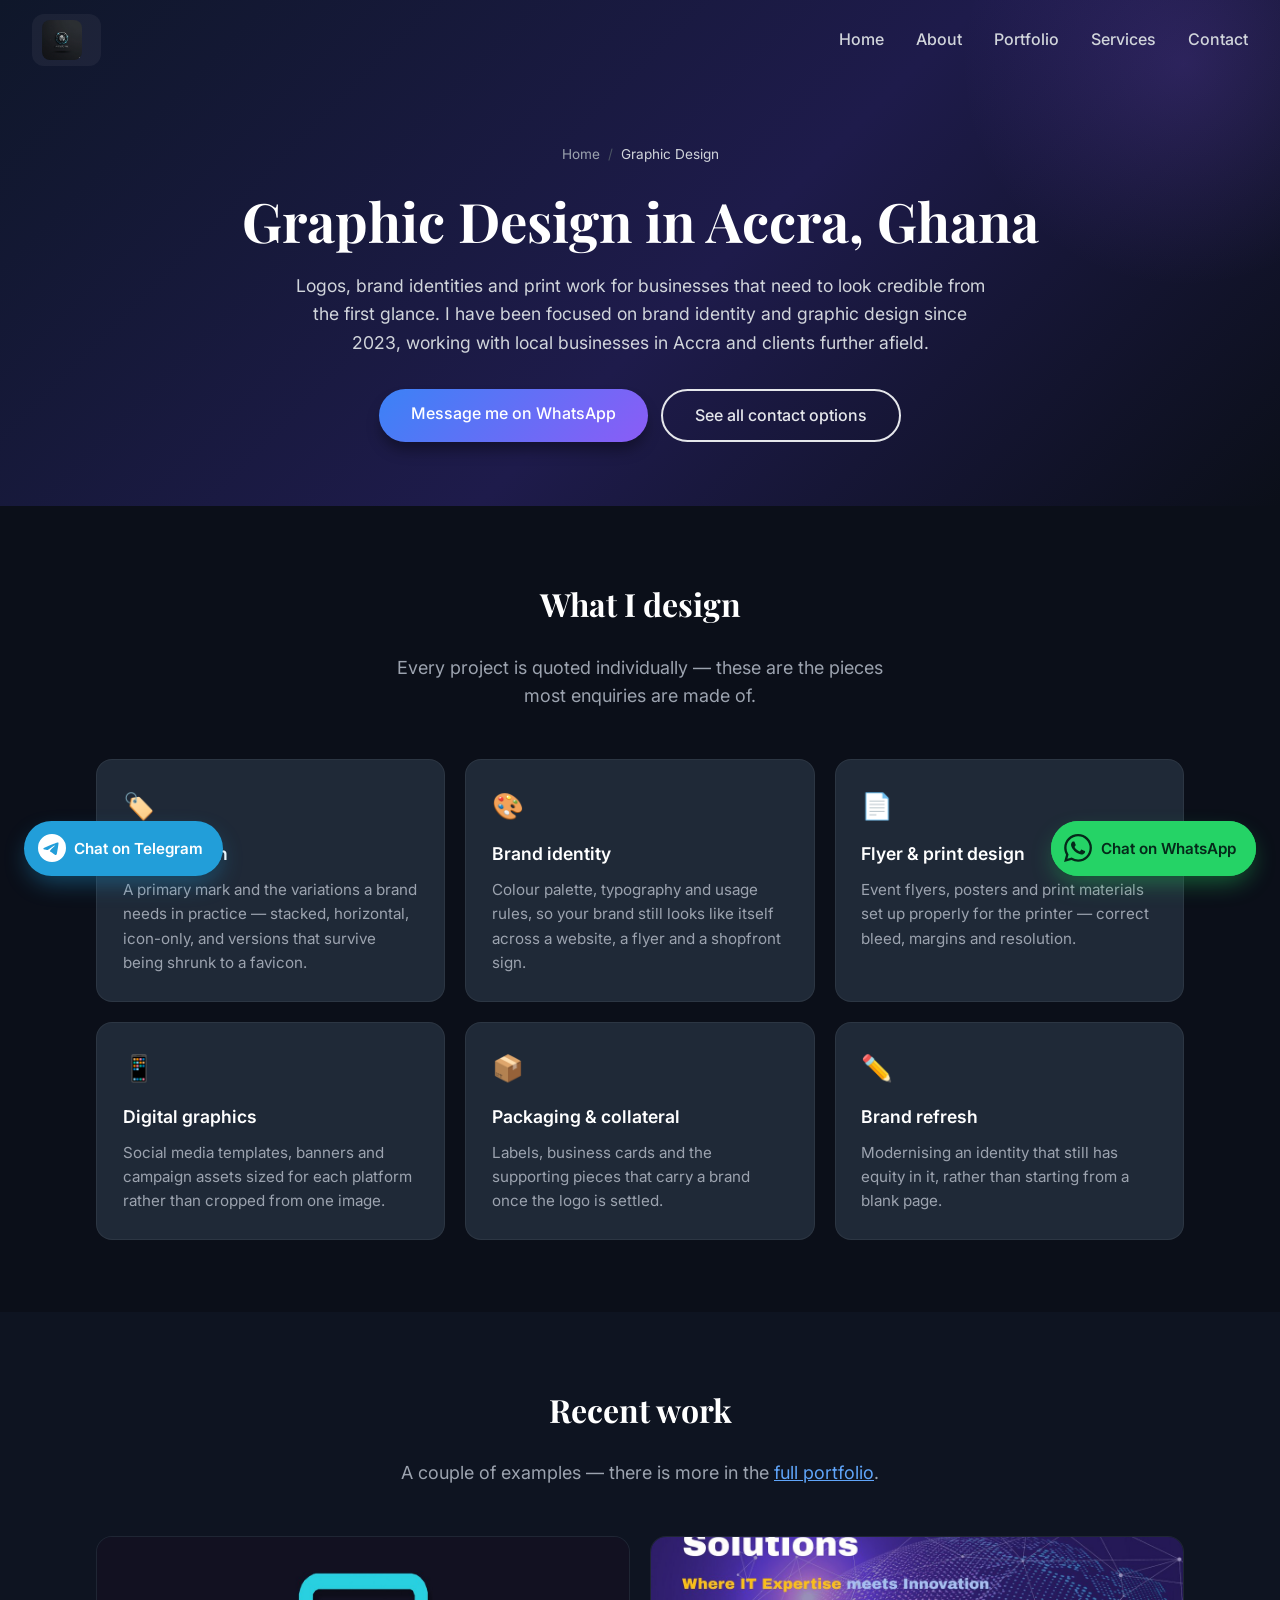
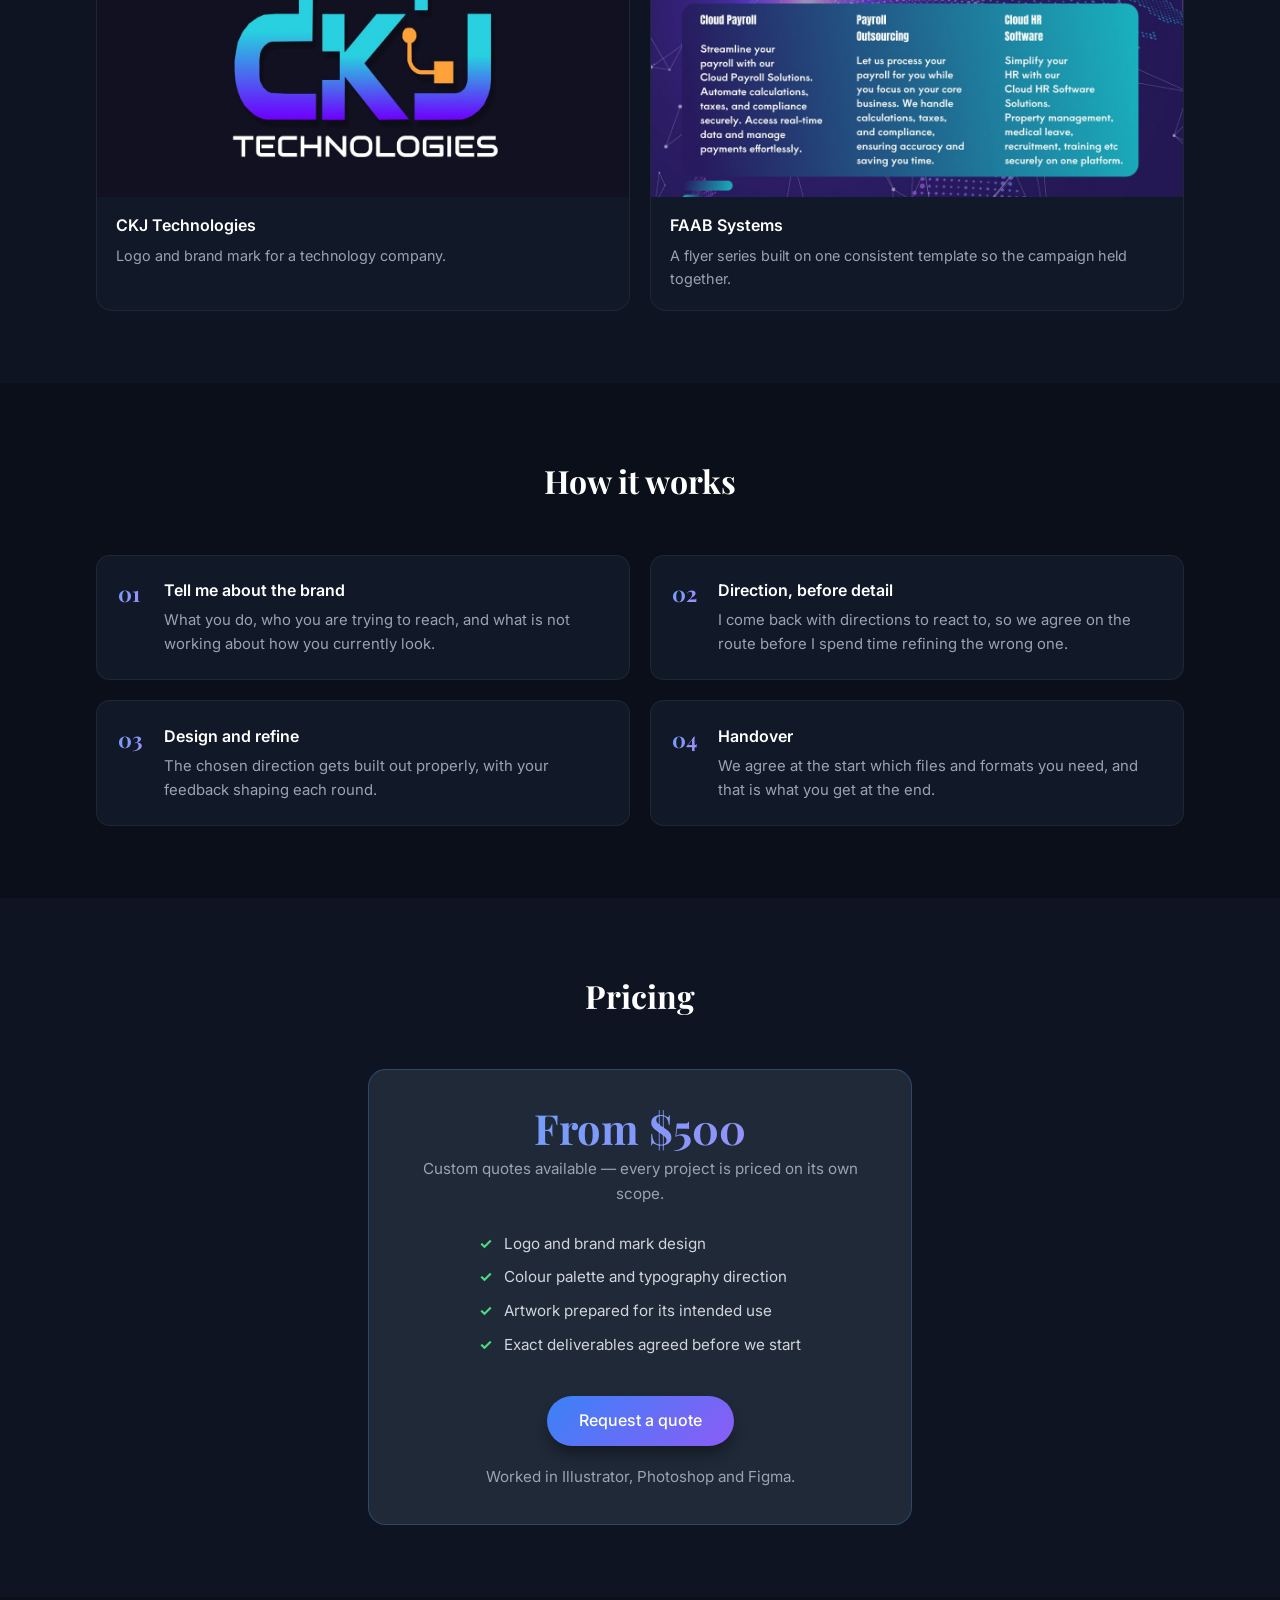
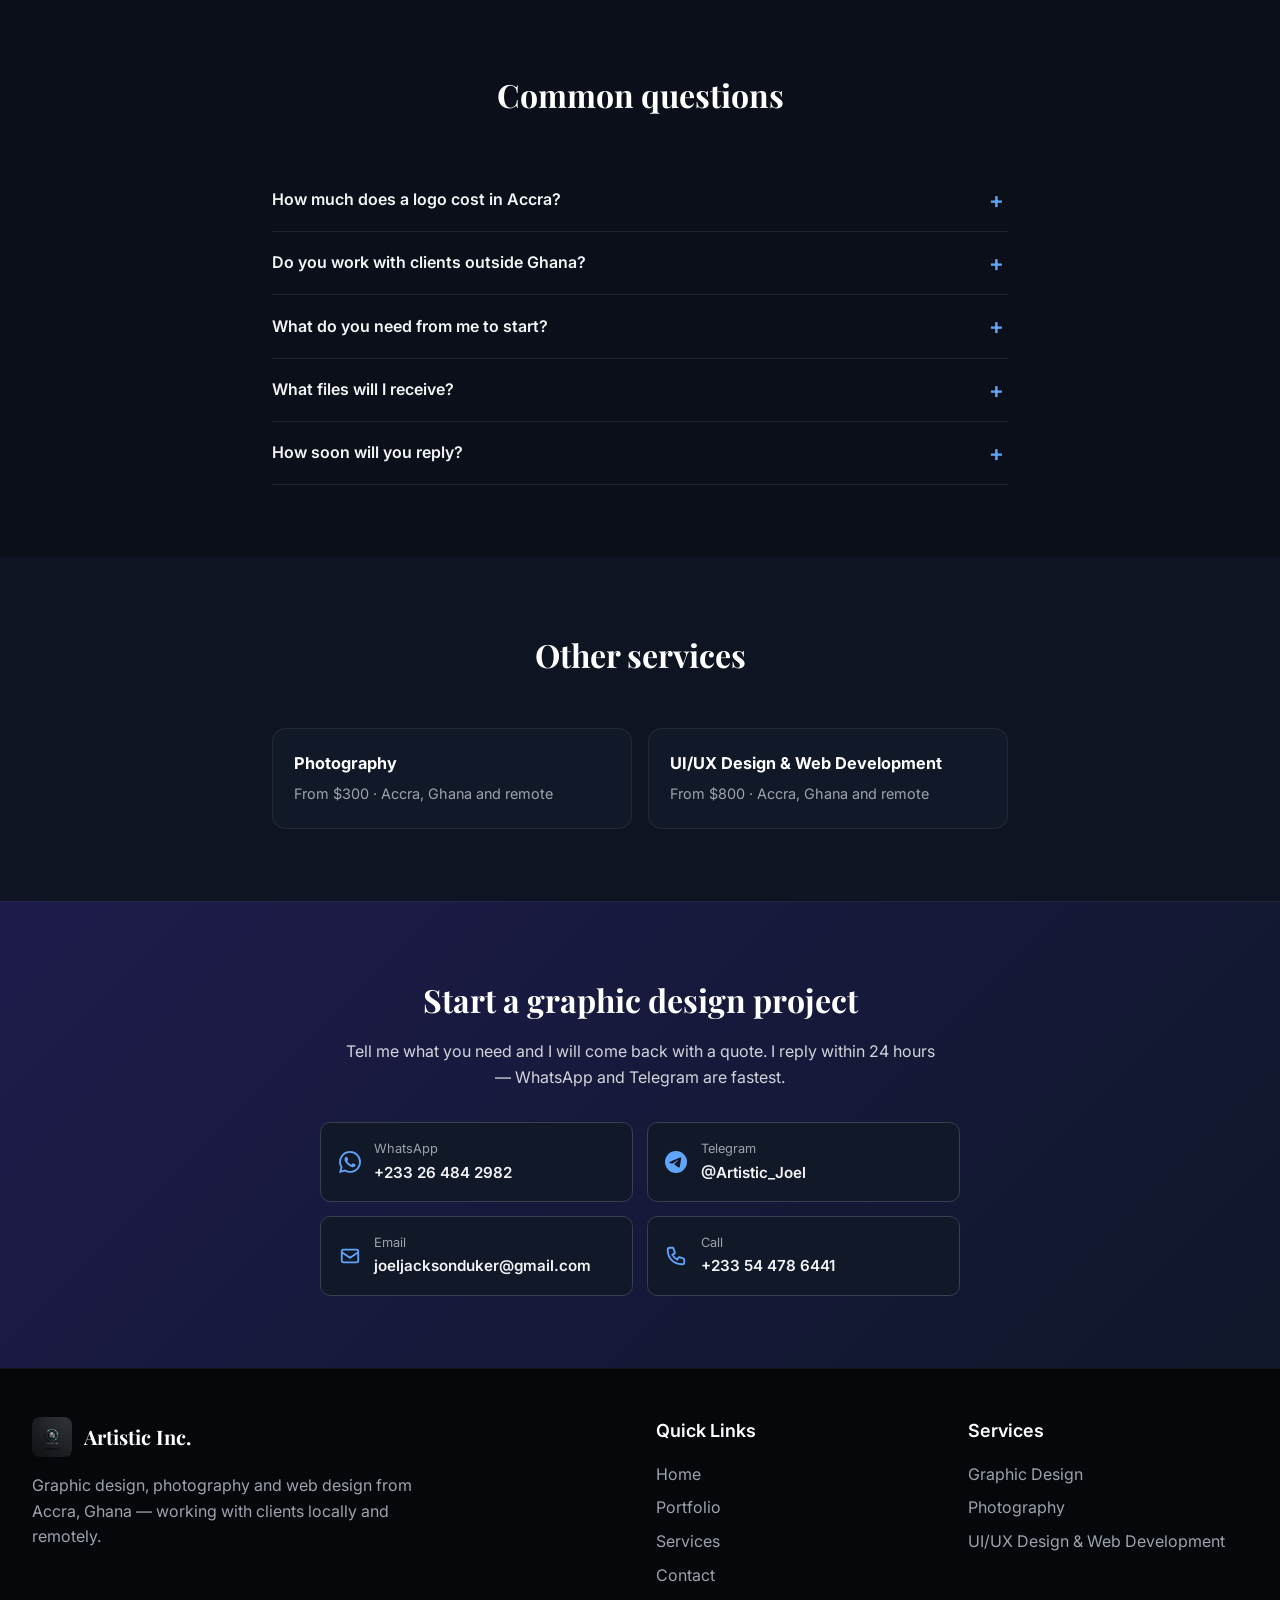
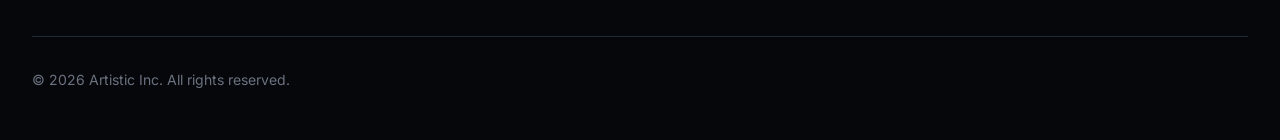
<file: graphic-design/index.html>
<!DOCTYPE html>
<html lang="en">
<head>
    <meta charset="UTF-8">
    <meta name="viewport" content="width=device-width, initial-scale=1.0">

    <title>Graphic Designer in Accra, Ghana | Logos &amp; Branding | Artistic Inc.</title>
    <meta name="description" content="Freelance graphic designer in Accra, Ghana. Logo design, brand identity, flyers and digital graphics for businesses. From $500 with custom quotes. Message me on WhatsApp.">
    <meta name="keywords" content="graphic designer Accra, graphic design Ghana, logo design Accra, logo designer Ghana, brand identity Accra, branding agency Ghana, flyer design Accra, print design Ghana, business card design Accra, freelance graphic designer Ghana">
    <meta name="author" content="Joel Duker">
    <meta name="robots" content="index, follow, max-image-preview:large, max-snippet:-1">
    <link rel="canonical" href="https://arttistic.online/graphic-design/">

    <meta name="geo.region" content="GH-AA">
    <meta name="geo.placename" content="Accra, Ghana">
    <meta name="geo.position" content="5.6037;-0.1870">
    <meta name="ICBM" content="5.6037, -0.1870">
    <meta name="theme-color" content="#0f172a">

    <meta property="og:type" content="website">
    <meta property="og:url" content="https://arttistic.online/graphic-design/">
    <meta property="og:title" content="Graphic Designer in Accra, Ghana | Logos &amp; Branding | Artistic Inc.">
    <meta property="og:description" content="Freelance graphic designer in Accra, Ghana. Logo design, brand identity, flyers and digital graphics for businesses. From $500 with custom quotes. Message me on WhatsApp.">
    <meta property="og:image" content="https://arttistic.online/assets/img/CKJ%20Technologies_logo.jpg">
    <meta property="og:site_name" content="Artistic Inc.">
    <meta property="og:locale" content="en_GB">

    <meta name="twitter:card" content="summary_large_image">
    <meta name="twitter:title" content="Graphic Designer in Accra, Ghana | Logos &amp; Branding | Artistic Inc.">
    <meta name="twitter:description" content="Freelance graphic designer in Accra, Ghana. Logo design, brand identity, flyers and digital graphics for businesses. From $500 with custom quotes. Message me on WhatsApp.">
    <meta name="twitter:image" content="https://arttistic.online/assets/img/CKJ%20Technologies_logo.jpg">

    <link rel="icon" type="image/jpeg" href="../assets/img/artistic inc_logo.jpg">
    <link rel="apple-touch-icon" href="../assets/img/artistic inc_logo.jpg">

    <link rel="preconnect" href="https://fonts.googleapis.com">
    <link rel="preconnect" href="https://fonts.gstatic.com" crossorigin>
    <link href="https://fonts.googleapis.com/css2?family=Inter:wght@300;400;500;600;700&family=Playfair+Display:wght@400;500;600;700&display=swap" rel="stylesheet">
    <link rel="stylesheet" href="../css/style.css">
    <link rel="stylesheet" href="../css/service.css">

    <script type="application/ld+json">
{
  "@context": "https://schema.org",
  "@graph": [
    {
      "@type": "Service",
      "@id": "https://arttistic.online/graphic-design/#service",
      "name": "Graphic Design",
      "serviceType": "Graphic design, logo design and brand identity",
      "description": "Freelance graphic designer in Accra, Ghana. Logo design, brand identity, flyers and digital graphics for businesses. From $500 with custom quotes. Message me on WhatsApp.",
      "url": "https://arttistic.online/graphic-design/",
      "image": "https://arttistic.online/assets/img/CKJ%20Technologies_logo.jpg",
      "provider": {
        "@id": "https://arttistic.online/#business"
      },
      "areaServed": [
        {
          "@type": "City",
          "name": "Accra"
        },
        {
          "@type": "Country",
          "name": "Ghana"
        }
      ],
      "availableChannel": {
        "@type": "ServiceChannel",
        "serviceUrl": "https://arttistic.online/graphic-design/",
        "servicePhone": {
          "@type": "ContactPoint",
          "telephone": "+233544786441",
          "contactType": "sales"
        }
      },
      "offers": {
        "@type": "Offer",
        "priceCurrency": "USD",
        "price": "500",
        "priceSpecification": {
          "@type": "PriceSpecification",
          "priceCurrency": "USD",
          "minPrice": "500",
          "description": "Starting price; each project is quoted individually."
        },
        "availability": "https://schema.org/InStock",
        "seller": {
          "@id": "https://arttistic.online/#business"
        }
      }
    },
    {
      "@type": "BreadcrumbList",
      "@id": "https://arttistic.online/graphic-design/#breadcrumb",
      "itemListElement": [
        {
          "@type": "ListItem",
          "position": 1,
          "name": "Home",
          "item": "https://arttistic.online/"
        },
        {
          "@type": "ListItem",
          "position": 2,
          "name": "Graphic Design",
          "item": "https://arttistic.online/graphic-design/"
        }
      ]
    },
    {
      "@type": "FAQPage",
      "@id": "https://arttistic.online/graphic-design/#faq",
      "mainEntity": [
        {
          "@type": "Question",
          "name": "How much does a logo cost in Accra?",
          "acceptedAnswer": {
            "@type": "Answer",
            "text": "Graphic design work starts at $500, and I quote each project individually because a single logo and a full brand identity are very different jobs. Tell me what you need and I will give you a figure before any work starts."
          }
        },
        {
          "@type": "Question",
          "name": "Do you work with clients outside Ghana?",
          "acceptedAnswer": {
            "@type": "Answer",
            "text": "Yes. I am based in Accra and work remotely with clients anywhere — files, calls and feedback all happen online. Most of my communication happens over WhatsApp, Telegram or email."
          }
        },
        {
          "@type": "Question",
          "name": "What do you need from me to start?",
          "acceptedAnswer": {
            "@type": "Answer",
            "text": "A short description of your business, who your customers are, and any examples of work you like or dislike. If you have existing brand materials, send those too. We can talk it through over WhatsApp if writing it out is easier said than done."
          }
        },
        {
          "@type": "Question",
          "name": "What files will I receive?",
          "acceptedAnswer": {
            "@type": "Answer",
            "text": "That depends on what the project needs, so we settle it upfront. Before any work starts I will confirm which files and formats you will get, so there are no surprises at handover."
          }
        },
        {
          "@type": "Question",
          "name": "How soon will you reply?",
          "acceptedAnswer": {
            "@type": "Answer",
            "text": "I reply to enquiries within 24 hours. For anything urgent, WhatsApp or Telegram reaches me faster than email."
          }
        }
      ]
    },
    {
      "@type": "WebPage",
      "@id": "https://arttistic.online/graphic-design/#webpage",
      "url": "https://arttistic.online/graphic-design/",
      "name": "Graphic Designer in Accra, Ghana | Logos & Branding | Artistic Inc.",
      "description": "Freelance graphic designer in Accra, Ghana. Logo design, brand identity, flyers and digital graphics for businesses. From $500 with custom quotes. Message me on WhatsApp.",
      "isPartOf": {
        "@id": "https://arttistic.online/#website"
      },
      "about": {
        "@id": "https://arttistic.online/graphic-design/#service"
      },
      "breadcrumb": {
        "@id": "https://arttistic.online/graphic-design/#breadcrumb"
      },
      "inLanguage": "en"
    }
  ]
}
    </script>
</head>

<body>
    <nav id="navbar" class="navbar">
        <div class="nav-container">
            <div class="nav-content">
                <a href="../" class="nav-logo" style="text-decoration: none;">
                    <div class="logo-icon">
                        <img src="../assets/img/artistic inc_logo.jpg" alt="Artistic Inc. logo - Joel Duker, designer and photographer in Accra" width="48" height="48">
                    </div>
                    <span class="logo-text"></span>
                </a>
                <div class="nav-links">
                    <a href="../" class="nav-link">Home</a>
                    <a href="../#about" class="nav-link">About</a>
                    <a href="../#portfolio" class="nav-link">Portfolio</a>
                    <a href="../#services" class="nav-link">Services</a>
                    <a href="../#contact" class="nav-link">Contact</a>
                </div>
                <button class="mobile-menu-btn" id="mobileMenuBtn" aria-label="Open menu">
                    <span class="hamburger-line"></span>
                    <span class="hamburger-line"></span>
                    <span class="hamburger-line"></span>
                </button>
            </div>
            <div class="mobile-menu" id="mobileMenu">
                <a href="../" class="mobile-nav-link">Home</a>
                <a href="../#about" class="mobile-nav-link">About</a>
                <a href="../#portfolio" class="mobile-nav-link">Portfolio</a>
                <a href="../#services" class="mobile-nav-link">Services</a>
                <a href="../#contact" class="mobile-nav-link">Contact</a>
            </div>
        </div>
    </nav>

    <header class="service-hero">
        <div class="service-hero-inner">
            <ol class="breadcrumb">
                <li><a href="../">Home</a></li>
                <li><span aria-current="page">Graphic Design</span></li>
            </ol>
            <h1>Graphic Design in Accra, Ghana</h1>
            <p class="service-lede">Logos, brand identities and print work for businesses that need to look credible from the first glance. I have been focused on brand identity and graphic design since 2023, working with local businesses in Accra and clients further afield.</p>
            <div class="service-hero-actions">
                <a class="btn-primary" href="https://wa.me/233264842982?text=Hi%20Joel%2C%20I%20saw%20your%20Graphic%20Design%20page%20and%20I%27d%20like%20to%20discuss%20a%20project." target="_blank" rel="noopener">Message me on WhatsApp</a>
                <a class="btn-secondary" href="../#contact">See all contact options</a>
            </div>
        </div>
    </header>

    <section class="service-section">
        <div class="service-inner">
            <div class="section-header">
                <h2 class="section-title">What I design</h2>
                <p class="section-description">Every project is quoted individually &mdash; these are the pieces most enquiries are made of.</p>
            </div>
            <div class="offer-grid">
                <div class="offer-card">
                    <span class="offer-icon" aria-hidden="true">🏷️</span>
                    <h3>Logo design</h3>
                    <p>A primary mark and the variations a brand needs in practice — stacked, horizontal, icon-only, and versions that survive being shrunk to a favicon.</p>
                </div>
                <div class="offer-card">
                    <span class="offer-icon" aria-hidden="true">🎨</span>
                    <h3>Brand identity</h3>
                    <p>Colour palette, typography and usage rules, so your brand still looks like itself across a website, a flyer and a shopfront sign.</p>
                </div>
                <div class="offer-card">
                    <span class="offer-icon" aria-hidden="true">📄</span>
                    <h3>Flyer &amp; print design</h3>
                    <p>Event flyers, posters and print materials set up properly for the printer — correct bleed, margins and resolution.</p>
                </div>
                <div class="offer-card">
                    <span class="offer-icon" aria-hidden="true">📱</span>
                    <h3>Digital graphics</h3>
                    <p>Social media templates, banners and campaign assets sized for each platform rather than cropped from one image.</p>
                </div>
                <div class="offer-card">
                    <span class="offer-icon" aria-hidden="true">📦</span>
                    <h3>Packaging &amp; collateral</h3>
                    <p>Labels, business cards and the supporting pieces that carry a brand once the logo is settled.</p>
                </div>
                <div class="offer-card">
                    <span class="offer-icon" aria-hidden="true">✏️</span>
                    <h3>Brand refresh</h3>
                    <p>Modernising an identity that still has equity in it, rather than starting from a blank page.</p>
                </div>
            </div>
        </div>
    </section>

    <section class="service-section">
        <div class="service-inner">
            <div class="section-header">
                <h2 class="section-title">Recent work</h2>
                <p class="section-description">A couple of examples &mdash; there is more in the <a href="../#portfolio" style="color:#60a5fa;">full portfolio</a>.</p>
            </div>
            <div class="work-grid">
                <figure class="work-item">
                    <img src="../assets/img/CKJ%20Technologies_logo.jpg" alt="CKJ Technologies logo design - brand identity by Artistic Inc., Accra" loading="lazy" decoding="async">
                    <figcaption class="work-caption">
                        <h3>CKJ Technologies</h3>
                        <p>Logo and brand mark for a technology company.</p>
                    </figcaption>
                </figure>
                <figure class="work-item">
                    <img src="../assets/img/FAAB%20Systems%20Flyer%20-%2015.jpg" alt="FAAB Systems flyer design series - print and digital graphic design by Artistic Inc." loading="lazy" decoding="async">
                    <figcaption class="work-caption">
                        <h3>FAAB Systems</h3>
                        <p>A flyer series built on one consistent template so the campaign held together.</p>
                    </figcaption>
                </figure>
            </div>
        </div>
    </section>

    <section class="service-section">
        <div class="service-inner">
            <div class="section-header">
                <h2 class="section-title">How it works</h2>
            </div>
            <ol class="step-list">
                <li>
                    <h3>Tell me about the brand</h3>
                    <p>What you do, who you are trying to reach, and what is not working about how you currently look.</p>
                </li>
                <li>
                    <h3>Direction, before detail</h3>
                    <p>I come back with directions to react to, so we agree on the route before I spend time refining the wrong one.</p>
                </li>
                <li>
                    <h3>Design and refine</h3>
                    <p>The chosen direction gets built out properly, with your feedback shaping each round.</p>
                </li>
                <li>
                    <h3>Handover</h3>
                    <p>We agree at the start which files and formats you need, and that is what you get at the end.</p>
                </li>
            </ol>
        </div>
    </section>

    <section class="service-section">
        <div class="service-inner">
            <div class="section-header">
                <h2 class="section-title">Pricing</h2>
            </div>
            <div class="pricing-panel">
                <div class="pricing-amount">From $500</div>
                <p class="pricing-note">Custom quotes available &mdash; every project is priced on its own scope.</p>
                <ul class="pricing-includes">
                    <li>Logo and brand mark design</li>
                    <li>Colour palette and typography direction</li>
                    <li>Artwork prepared for its intended use</li>
                    <li>Exact deliverables agreed before we start</li>
                </ul>
                <div>
                    <a class="btn-primary" href="https://wa.me/233264842982?text=Hi%20Joel%2C%20I%20saw%20your%20Graphic%20Design%20page%20and%20I%27d%20like%20to%20discuss%20a%20project." target="_blank" rel="noopener" style="text-decoration:none; display:inline-block;">Request a quote</a>
                </div>
                <p class="pricing-note" style="margin-top:1.2rem;">Worked in Illustrator, Photoshop and Figma.</p>
            </div>
        </div>
    </section>

    <section class="service-section">
        <div class="service-inner">
            <div class="section-header">
                <h2 class="section-title">Common questions</h2>
            </div>
            <div class="faq-list">
                <details class="faq-item">
                    <summary>How much does a logo cost in Accra?</summary>
                    <div class="faq-answer">Graphic design work starts at $500, and I quote each project individually because a single logo and a full brand identity are very different jobs. Tell me what you need and I will give you a figure before any work starts.</div>
                </details>
                <details class="faq-item">
                    <summary>Do you work with clients outside Ghana?</summary>
                    <div class="faq-answer">Yes. I am based in Accra and work remotely with clients anywhere — files, calls and feedback all happen online. Most of my communication happens over WhatsApp, Telegram or email.</div>
                </details>
                <details class="faq-item">
                    <summary>What do you need from me to start?</summary>
                    <div class="faq-answer">A short description of your business, who your customers are, and any examples of work you like or dislike. If you have existing brand materials, send those too. We can talk it through over WhatsApp if writing it out is easier said than done.</div>
                </details>
                <details class="faq-item">
                    <summary>What files will I receive?</summary>
                    <div class="faq-answer">That depends on what the project needs, so we settle it upfront. Before any work starts I will confirm which files and formats you will get, so there are no surprises at handover.</div>
                </details>
                <details class="faq-item">
                    <summary>How soon will you reply?</summary>
                    <div class="faq-answer">I reply to enquiries within 24 hours. For anything urgent, WhatsApp or Telegram reaches me faster than email.</div>
                </details>
            </div>
        </div>
    </section>

    <section class="service-section">
        <div class="service-inner">
            <div class="section-header">
                <h2 class="section-title">Other services</h2>
            </div>
            <div class="sibling-grid">
                <a class="sibling-card" href="../photography/">
                    <strong>Photography</strong>
                    <span>From $300 &middot; Accra, Ghana and remote</span>
                </a>
                <a class="sibling-card" href="../web-design/">
                    <strong>UI/UX Design & Web Development</strong>
                    <span>From $800 &middot; Accra, Ghana and remote</span>
                </a>
            </div>
        </div>
    </section>

    <section class="cta-band">
        <h2>Start a graphic design project</h2>
        <p>Tell me what you need and I will come back with a quote. I reply within 24 hours &mdash; WhatsApp and Telegram are fastest.</p>
        <div class="cta-methods">
            <a class="cta-method" href="https://wa.me/233264842982?text=Hi%20Joel%2C%20I%20saw%20your%20Graphic%20Design%20page%20and%20I%27d%20like%20to%20discuss%20a%20project." target="_blank" rel="noopener">
                <svg viewBox="0 0 24 24" fill="currentColor" aria-hidden="true"><path d="M17.472 14.382c-.297-.149-1.758-.867-2.03-.967-.273-.099-.471-.148-.67.15-.197.297-.767.966-.94 1.164-.173.199-.347.223-.644.075-.297-.15-1.255-.463-2.39-1.475-.883-.788-1.48-1.761-1.653-2.059-.173-.297-.018-.458.13-.606.134-.133.298-.347.446-.52.15-.174.2-.298.3-.497.099-.198.05-.371-.025-.52-.075-.149-.669-1.612-.916-2.207-.242-.579-.487-.5-.669-.51a12.8 12.8 0 0 0-.57-.01c-.198 0-.52.074-.792.372-.272.297-1.04 1.016-1.04 2.479 0 1.462 1.065 2.875 1.213 3.074.149.198 2.096 3.2 5.077 4.487.709.306 1.262.489 1.694.625.712.227 1.36.195 1.871.118.571-.085 1.758-.719 2.006-1.413.248-.694.248-1.289.173-1.413-.074-.124-.272-.198-.57-.347m-5.421 7.403h-.004a9.87 9.87 0 0 1-5.031-1.378l-.361-.214-3.741.982.998-3.648-.235-.374a9.86 9.86 0 0 1-1.51-5.26c.001-5.45 4.436-9.884 9.888-9.884a9.82 9.82 0 0 1 6.988 2.896 9.83 9.83 0 0 1 2.893 6.994c-.003 5.45-4.437 9.886-9.885 9.886m8.413-18.297A11.82 11.82 0 0 0 12.05 0C5.495 0 .16 5.335.157 11.892c0 2.096.547 4.142 1.588 5.945L.057 24l6.305-1.654a11.88 11.88 0 0 0 5.683 1.448h.005c6.554 0 11.89-5.335 11.893-11.893A11.82 11.82 0 0 0 20.465 3.49"/></svg>
                <div><span>WhatsApp</span><strong>+233 26 484 2982</strong></div>
            </a>
            <a class="cta-method" href="https://t.me/Artistic_Joel" target="_blank" rel="noopener">
                <svg viewBox="0 0 24 24" fill="currentColor" aria-hidden="true"><path d="M11.944 0A12 12 0 0 0 0 12a12 12 0 0 0 12 12 12 12 0 0 0 12-12A12 12 0 0 0 12 0a12 12 0 0 0-.056 0zm4.962 7.224c.1-.002.321.023.465.14a.506.506 0 0 1 .171.325c.016.093.036.306.02.472-.18 1.898-.962 6.502-1.36 8.627-.168.9-.499 1.201-.82 1.23-.696.065-1.225-.46-1.9-.902-1.056-.693-1.653-1.124-2.678-1.8-1.185-.78-.417-1.21.258-1.91.177-.184 3.247-2.977 3.307-3.23.007-.032.014-.15-.056-.212s-.174-.041-.249-.024c-.106.024-1.793 1.14-5.061 3.345-.48.33-.913.49-1.302.48-.428-.008-1.252-.241-1.865-.44-.752-.245-1.349-.374-1.297-.789.027-.216.325-.437.893-.663 3.498-1.524 5.83-2.529 6.998-3.014 3.332-1.386 4.025-1.627 4.476-1.635z"/></svg>
                <div><span>Telegram</span><strong>@Artistic_Joel</strong></div>
            </a>
            <a class="cta-method" href="mailto:joeljacksonduker@gmail.com?subject=Graphic%20Design%20enquiry">
                <svg viewBox="0 0 24 24" fill="none" stroke="currentColor" stroke-width="2" aria-hidden="true"><path stroke-linecap="round" stroke-linejoin="round" d="M3 8l9 6 9-6M5 19h14a2 2 0 002-2V7a2 2 0 00-2-2H5a2 2 0 00-2 2v10a2 2 0 002 2z"/></svg>
                <div><span>Email</span><strong>joeljacksonduker@gmail.com</strong></div>
            </a>
            <a class="cta-method" href="tel:+233544786441">
                <svg viewBox="0 0 24 24" fill="none" stroke="currentColor" stroke-width="2" aria-hidden="true"><path stroke-linecap="round" stroke-linejoin="round" d="M3 5a2 2 0 012-2h3.28a1 1 0 01.948.684l1.498 4.493a1 1 0 01-.502 1.21l-2.257 1.13a11.042 11.042 0 005.516 5.516l1.13-2.257a1 1 0 011.21-.502l4.493 1.498a1 1 0 01.684.949V19a2 2 0 01-2 2h-1C9.716 21 3 14.284 3 6V5z"/></svg>
                <div><span>Call</span><strong>+233 54 478 6441</strong></div>
            </a>
        </div>
    </section>

    <footer class="footer">
        <div class="footer-container">
            <div class="footer-grid">
                <div class="footer-brand">
                    <div class="footer-logo">
                        <div class="logo-icon">
                            <img src="../assets/img/artistic inc_logo.jpg" alt="Artistic Inc. logo - Joel Duker, designer and photographer in Accra" width="48" height="48">
                        </div>
                        <span class="logo-text">Artistic Inc.</span>
                    </div>
                    <p class="footer-description">
                        Graphic design, photography and web design from Accra, Ghana &mdash; working with clients locally and remotely.
                    </p>
                </div>
                <div class="footer-column">
                    <h3 class="footer-title">Quick Links</h3>
                    <div class="footer-links">
                        <a href="../" class="footer-link">Home</a>
                        <a href="../#portfolio" class="footer-link">Portfolio</a>
                        <a href="../#services" class="footer-link">Services</a>
                        <a href="../#contact" class="footer-link">Contact</a>
                    </div>
                </div>
                <div class="footer-column">
                    <h3 class="footer-title">Services</h3>
                    <div class="footer-links">
                        <a href="../graphic-design/" class="footer-link">Graphic Design</a>
                        <a href="../photography/" class="footer-link">Photography</a>
                        <a href="../web-design/" class="footer-link">UI/UX Design & Web Development</a>
                    </div>
                </div>
            </div>
            <div class="footer-bottom" style="position: relative;">
                <div class="footer-copyright">
                    &copy; <span id="currentYear"></span> Artistic Inc. All rights reserved.
                </div>
                <button id="backToTopBtn" class="back-to-top" aria-label="Back to top">
                    <svg width="24" height="24" fill="none" stroke="currentColor" stroke-width="2" viewBox="0 0 24 24"><path stroke-linecap="round" stroke-linejoin="round" d="M5 15l7-7 7 7"/></svg>
                    <span>Back to Top</span>
                </button>
            </div>
        </div>
    </footer>

    <script src="../js/script.js"></script>

    <!-- Floating WhatsApp enquiry button -->
    <a class="whatsapp-fab"
       href="https://wa.me/233264842982?text=Hi%20Joel%2C%20I%20saw%20your%20Graphic%20Design%20page%20and%20I%27d%20like%20to%20discuss%20a%20project."
       target="_blank" rel="noopener"
       aria-label="Chat with Joel on WhatsApp about a project">
        <svg viewBox="0 0 24 24" fill="currentColor" aria-hidden="true" focusable="false">
            <path d="M17.472 14.382c-.297-.149-1.758-.867-2.03-.967-.273-.099-.471-.148-.67.15-.197.297-.767.966-.94 1.164-.173.199-.347.223-.644.075-.297-.15-1.255-.463-2.39-1.475-.883-.788-1.48-1.761-1.653-2.059-.173-.297-.018-.458.13-.606.134-.133.298-.347.446-.52.15-.174.2-.298.3-.497.099-.198.05-.371-.025-.52-.075-.149-.669-1.612-.916-2.207-.242-.579-.487-.5-.669-.51a12.8 12.8 0 0 0-.57-.01c-.198 0-.52.074-.792.372-.272.297-1.04 1.016-1.04 2.479 0 1.462 1.065 2.875 1.213 3.074.149.198 2.096 3.2 5.077 4.487.709.306 1.262.489 1.694.625.712.227 1.36.195 1.871.118.571-.085 1.758-.719 2.006-1.413.248-.694.248-1.289.173-1.413-.074-.124-.272-.198-.57-.347m-5.421 7.403h-.004a9.87 9.87 0 0 1-5.031-1.378l-.361-.214-3.741.982.998-3.648-.235-.374a9.86 9.86 0 0 1-1.51-5.26c.001-5.45 4.436-9.884 9.888-9.884a9.82 9.82 0 0 1 6.988 2.896 9.83 9.83 0 0 1 2.893 6.994c-.003 5.45-4.437 9.886-9.885 9.886m8.413-18.297A11.82 11.82 0 0 0 12.05 0C5.495 0 .16 5.335.157 11.892c0 2.096.547 4.142 1.588 5.945L.057 24l6.305-1.654a11.88 11.88 0 0 0 5.683 1.448h.005c6.554 0 11.89-5.335 11.893-11.893A11.82 11.82 0 0 0 20.465 3.49"/>
        </svg>
        <span class="whatsapp-fab-label">Chat on WhatsApp</span>
    </a>

    <!-- Floating Telegram enquiry button -->
    <a class="telegram-fab"
       href="https://t.me/Artistic_Joel"
       target="_blank" rel="noopener"
       data-prefill="Hi Joel, I saw your portfolio at arttistic.online and I&#39;d like to discuss a project."
       aria-label="Chat with Joel on Telegram about a project">
        <svg viewBox="0 0 24 24" fill="currentColor" aria-hidden="true" focusable="false">
            <path d="M11.944 0A12 12 0 0 0 0 12a12 12 0 0 0 12 12 12 12 0 0 0 12-12A12 12 0 0 0 12 0a12 12 0 0 0-.056 0zm4.962 7.224c.1-.002.321.023.465.14a.506.506 0 0 1 .171.325c.016.093.036.306.02.472-.18 1.898-.962 6.502-1.36 8.627-.168.9-.499 1.201-.82 1.23-.696.065-1.225-.46-1.9-.902-1.056-.693-1.653-1.124-2.678-1.8-1.185-.78-.417-1.21.258-1.91.177-.184 3.247-2.977 3.307-3.23.007-.032.014-.15-.056-.212s-.174-.041-.249-.024c-.106.024-1.793 1.14-5.061 3.345-.48.33-.913.49-1.302.48-.428-.008-1.252-.241-1.865-.44-.752-.245-1.349-.374-1.297-.789.027-.216.325-.437.893-.663 3.498-1.524 5.83-2.529 6.998-3.014 3.332-1.386 4.025-1.627 4.476-1.635z"/>
        </svg>
        <span class="telegram-fab-label">Chat on Telegram</span>
    </a>
</body>
</html>
</file>
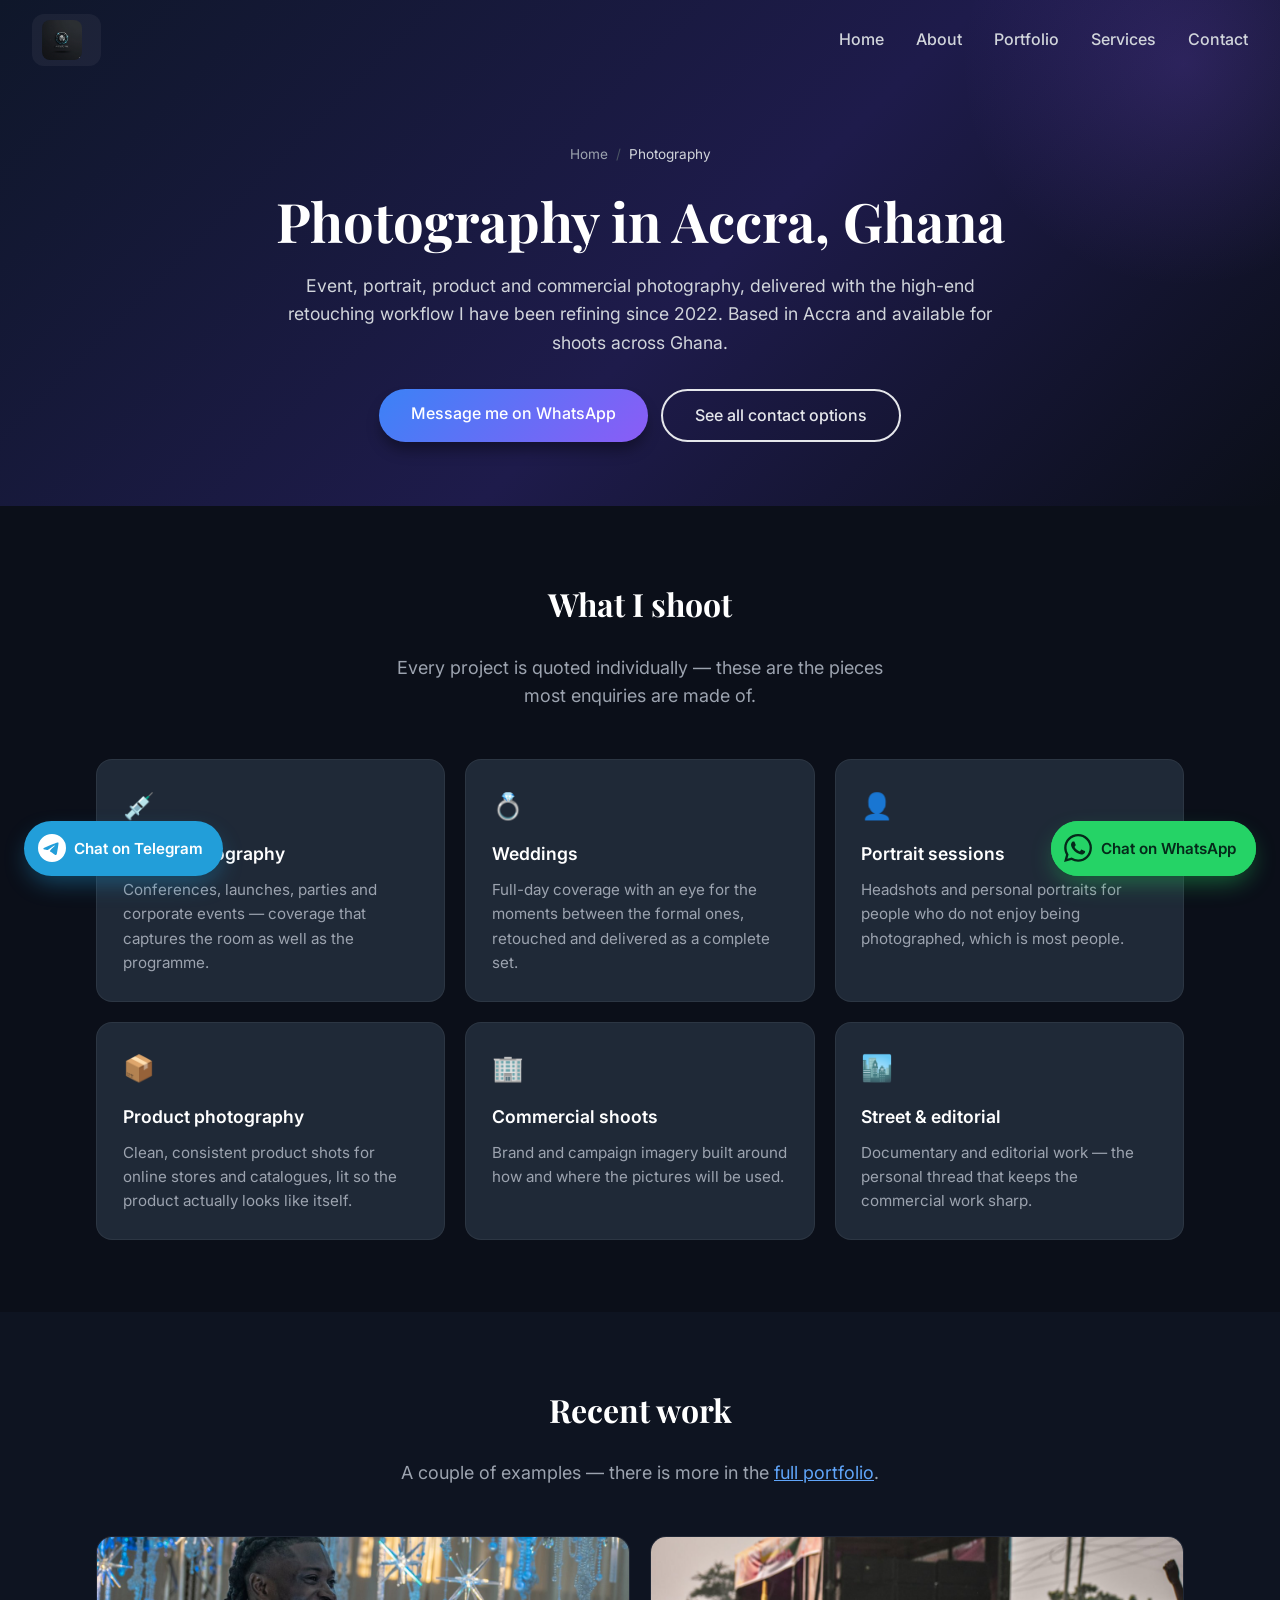
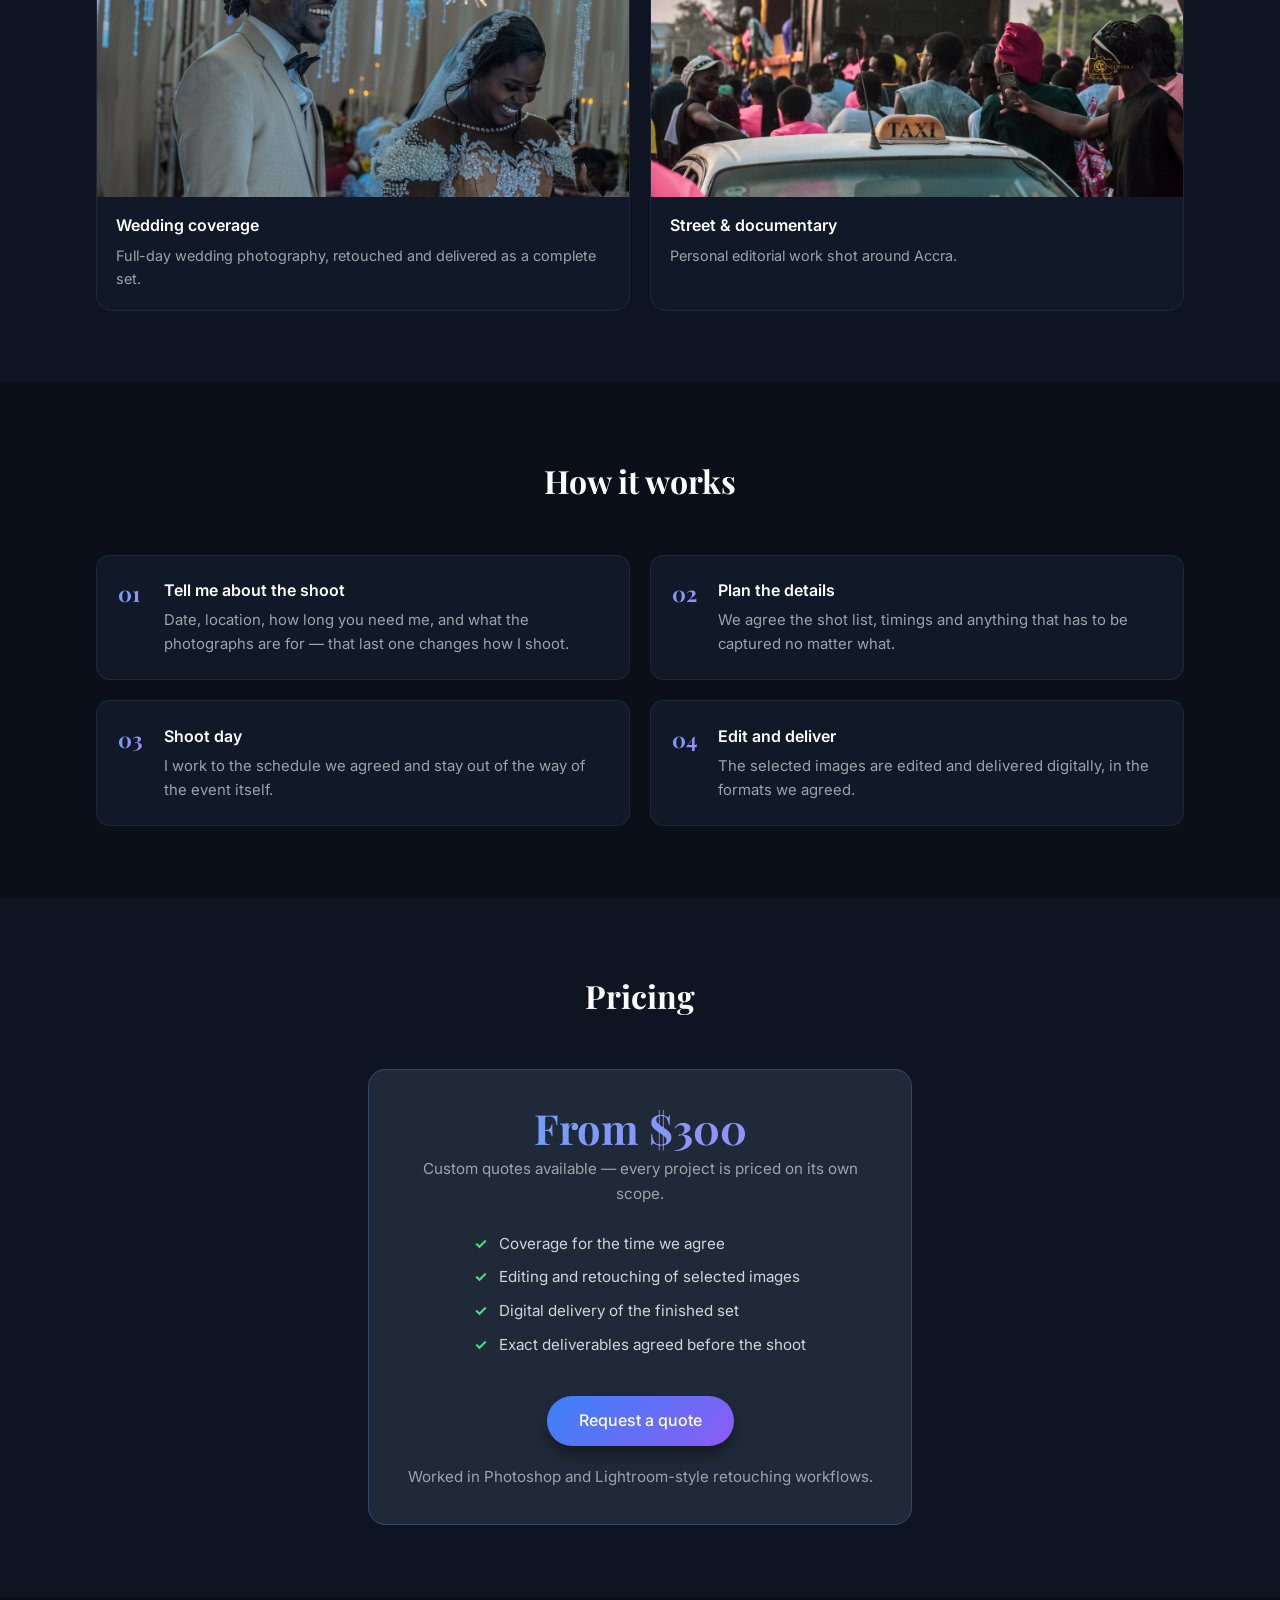
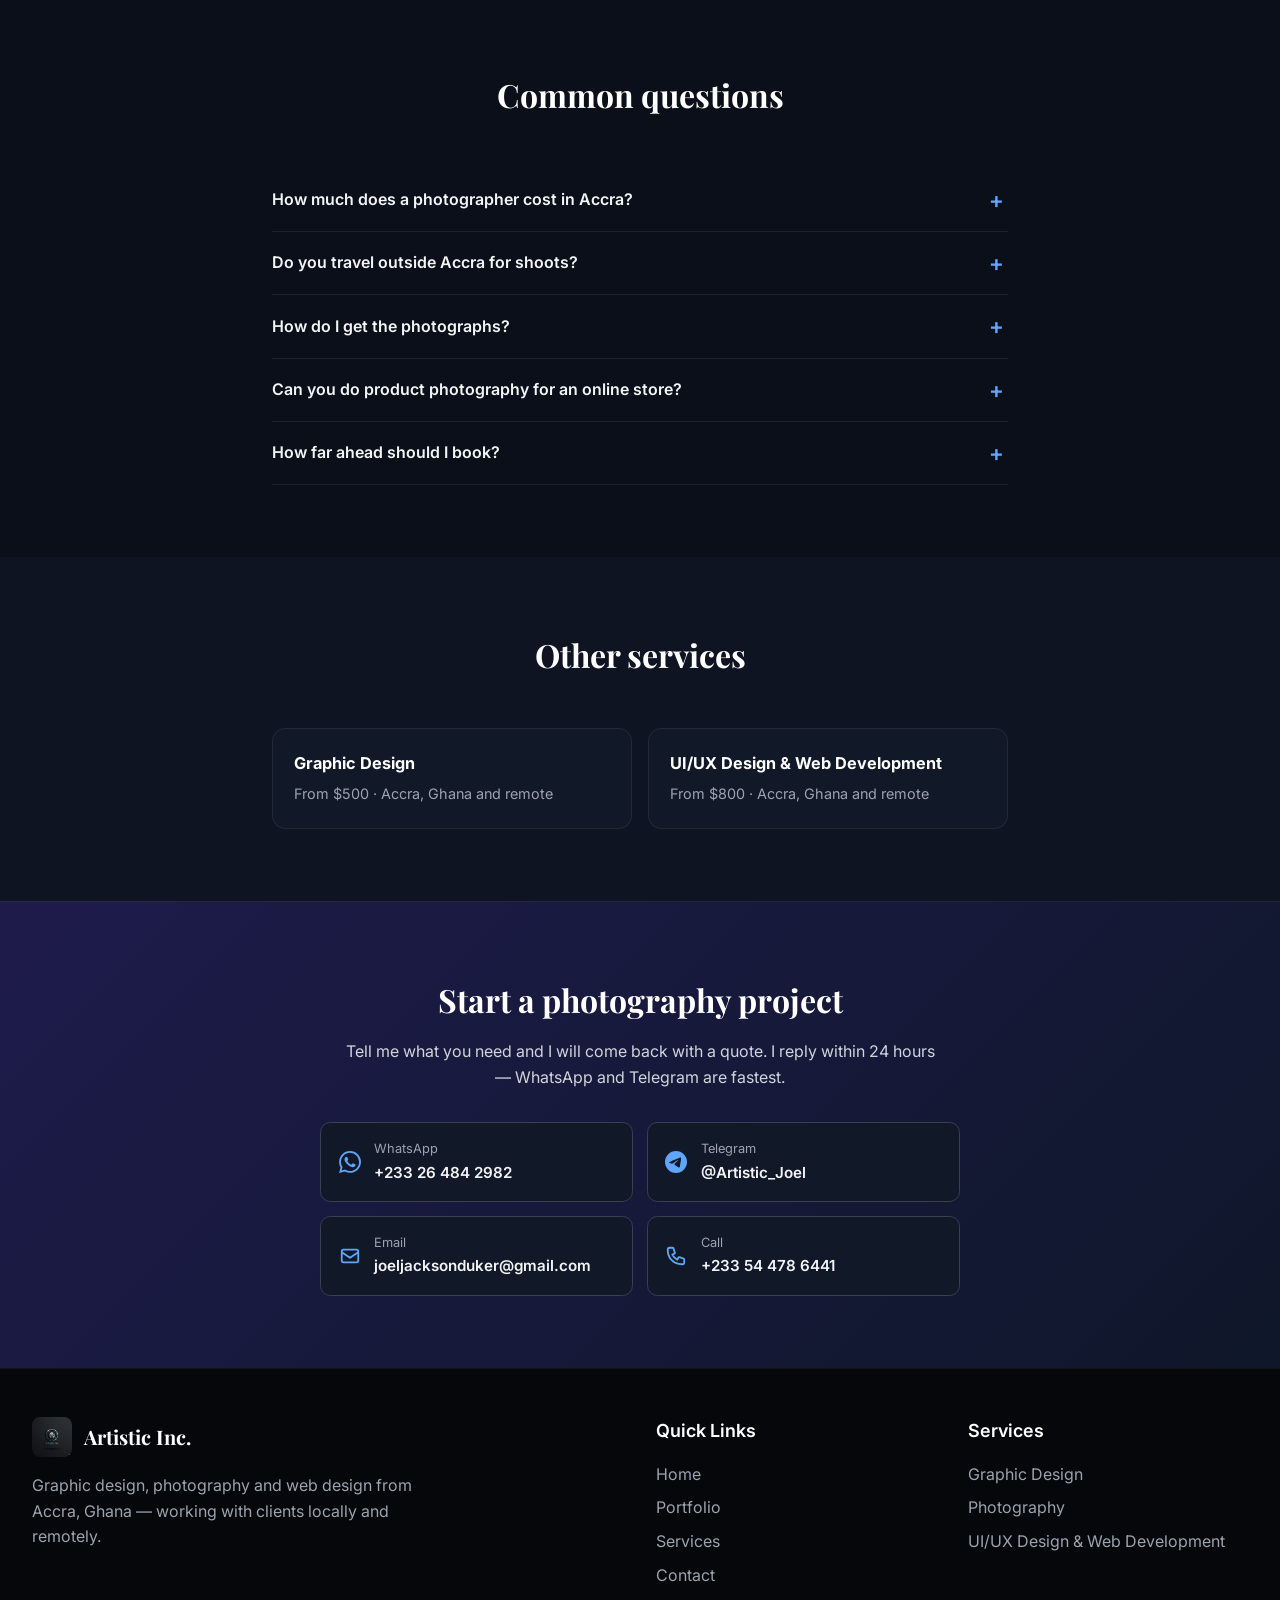
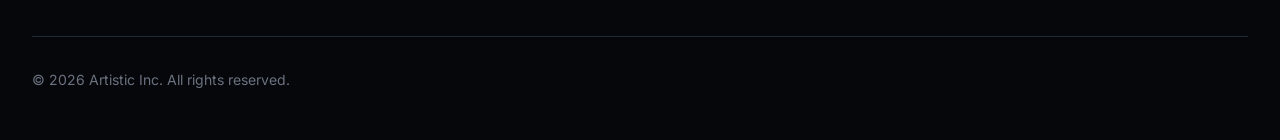
<file: photography/index.html>
<!DOCTYPE html>
<html lang="en">
<head>
    <meta charset="UTF-8">
    <meta name="viewport" content="width=device-width, initial-scale=1.0">

    <title>Photographer in Accra, Ghana | Events &amp; Portraits | Artistic Inc.</title>
    <meta name="description" content="Professional photographer in Accra, Ghana for events, weddings, portraits, products and commercial shoots. From $300 with high-end retouching. Book on WhatsApp.">
    <meta name="keywords" content="photographer Accra, photographer Ghana, event photographer Accra, wedding photographer Accra, portrait photographer Ghana, product photography Accra, commercial photographer Ghana, photo studio Accra, freelance photographer Accra">
    <meta name="author" content="Joel Duker">
    <meta name="robots" content="index, follow, max-image-preview:large, max-snippet:-1">
    <link rel="canonical" href="https://arttistic.online/photography/">

    <meta name="geo.region" content="GH-AA">
    <meta name="geo.placename" content="Accra, Ghana">
    <meta name="geo.position" content="5.6037;-0.1870">
    <meta name="ICBM" content="5.6037, -0.1870">
    <meta name="theme-color" content="#0f172a">

    <meta property="og:type" content="website">
    <meta property="og:url" content="https://arttistic.online/photography/">
    <meta property="og:title" content="Photographer in Accra, Ghana | Events &amp; Portraits | Artistic Inc.">
    <meta property="og:description" content="Professional photographer in Accra, Ghana for events, weddings, portraits, products and commercial shoots. From $300 with high-end retouching. Book on WhatsApp.">
    <meta property="og:image" content="https://arttistic.online/assets/img/wedding_photography.jpg">
    <meta property="og:site_name" content="Artistic Inc.">
    <meta property="og:locale" content="en_GB">

    <meta name="twitter:card" content="summary_large_image">
    <meta name="twitter:title" content="Photographer in Accra, Ghana | Events &amp; Portraits | Artistic Inc.">
    <meta name="twitter:description" content="Professional photographer in Accra, Ghana for events, weddings, portraits, products and commercial shoots. From $300 with high-end retouching. Book on WhatsApp.">
    <meta name="twitter:image" content="https://arttistic.online/assets/img/wedding_photography.jpg">

    <link rel="icon" type="image/jpeg" href="../assets/img/artistic inc_logo.jpg">
    <link rel="apple-touch-icon" href="../assets/img/artistic inc_logo.jpg">

    <link rel="preconnect" href="https://fonts.googleapis.com">
    <link rel="preconnect" href="https://fonts.gstatic.com" crossorigin>
    <link href="https://fonts.googleapis.com/css2?family=Inter:wght@300;400;500;600;700&family=Playfair+Display:wght@400;500;600;700&display=swap" rel="stylesheet">
    <link rel="stylesheet" href="../css/style.css">
    <link rel="stylesheet" href="../css/service.css">

    <script type="application/ld+json">
{
  "@context": "https://schema.org",
  "@graph": [
    {
      "@type": "Service",
      "@id": "https://arttistic.online/photography/#service",
      "name": "Photography",
      "serviceType": "Event, portrait, product and commercial photography",
      "description": "Professional photographer in Accra, Ghana for events, weddings, portraits, products and commercial shoots. From $300 with high-end retouching. Book on WhatsApp.",
      "url": "https://arttistic.online/photography/",
      "image": "https://arttistic.online/assets/img/wedding_photography.jpg",
      "provider": {
        "@id": "https://arttistic.online/#business"
      },
      "areaServed": [
        {
          "@type": "City",
          "name": "Accra"
        },
        {
          "@type": "Country",
          "name": "Ghana"
        }
      ],
      "availableChannel": {
        "@type": "ServiceChannel",
        "serviceUrl": "https://arttistic.online/photography/",
        "servicePhone": {
          "@type": "ContactPoint",
          "telephone": "+233544786441",
          "contactType": "sales"
        }
      },
      "offers": {
        "@type": "Offer",
        "priceCurrency": "USD",
        "price": "300",
        "priceSpecification": {
          "@type": "PriceSpecification",
          "priceCurrency": "USD",
          "minPrice": "300",
          "description": "Starting price; each project is quoted individually."
        },
        "availability": "https://schema.org/InStock",
        "seller": {
          "@id": "https://arttistic.online/#business"
        }
      }
    },
    {
      "@type": "BreadcrumbList",
      "@id": "https://arttistic.online/photography/#breadcrumb",
      "itemListElement": [
        {
          "@type": "ListItem",
          "position": 1,
          "name": "Home",
          "item": "https://arttistic.online/"
        },
        {
          "@type": "ListItem",
          "position": 2,
          "name": "Photography",
          "item": "https://arttistic.online/photography/"
        }
      ]
    },
    {
      "@type": "FAQPage",
      "@id": "https://arttistic.online/photography/#faq",
      "mainEntity": [
        {
          "@type": "Question",
          "name": "How much does a photographer cost in Accra?",
          "acceptedAnswer": {
            "@type": "Answer",
            "text": "Photography starts at $300 and I quote per shoot, because a two-hour portrait session and a full wedding day are not comparable. Tell me the date, location and how long you need me and I will send a figure."
          }
        },
        {
          "@type": "Question",
          "name": "Do you travel outside Accra for shoots?",
          "acceptedAnswer": {
            "@type": "Answer",
            "text": "I am based in Accra, and shoots elsewhere in Ghana may well be possible. Send me the date and location and I will confirm whether I can cover it and what that would involve."
          }
        },
        {
          "@type": "Question",
          "name": "How do I get the photographs?",
          "acceptedAnswer": {
            "@type": "Answer",
            "text": "Digitally, as a set of edited images. The selection, formats and delivery method are agreed before the shoot so you know exactly what you are getting."
          }
        },
        {
          "@type": "Question",
          "name": "Can you do product photography for an online store?",
          "acceptedAnswer": {
            "@type": "Answer",
            "text": "Yes, product photography is one of the services I offer. Consistency across a whole catalogue is usually what matters most for a store, so tell me how many products you have and how you plan to use the images, and I will quote for it."
          }
        },
        {
          "@type": "Question",
          "name": "How far ahead should I book?",
          "acceptedAnswer": {
            "@type": "Answer",
            "text": "The earlier the better for dated events like weddings, since I can only be in one place. For everything else, message me with your date and I will tell you straight away whether I am free."
          }
        }
      ]
    },
    {
      "@type": "WebPage",
      "@id": "https://arttistic.online/photography/#webpage",
      "url": "https://arttistic.online/photography/",
      "name": "Photographer in Accra, Ghana | Events & Portraits | Artistic Inc.",
      "description": "Professional photographer in Accra, Ghana for events, weddings, portraits, products and commercial shoots. From $300 with high-end retouching. Book on WhatsApp.",
      "isPartOf": {
        "@id": "https://arttistic.online/#website"
      },
      "about": {
        "@id": "https://arttistic.online/photography/#service"
      },
      "breadcrumb": {
        "@id": "https://arttistic.online/photography/#breadcrumb"
      },
      "inLanguage": "en"
    }
  ]
}
    </script>
</head>

<body>
    <nav id="navbar" class="navbar">
        <div class="nav-container">
            <div class="nav-content">
                <a href="../" class="nav-logo" style="text-decoration: none;">
                    <div class="logo-icon">
                        <img src="../assets/img/artistic inc_logo.jpg" alt="Artistic Inc. logo - Joel Duker, designer and photographer in Accra" width="48" height="48">
                    </div>
                    <span class="logo-text"></span>
                </a>
                <div class="nav-links">
                    <a href="../" class="nav-link">Home</a>
                    <a href="../#about" class="nav-link">About</a>
                    <a href="../#portfolio" class="nav-link">Portfolio</a>
                    <a href="../#services" class="nav-link">Services</a>
                    <a href="../#contact" class="nav-link">Contact</a>
                </div>
                <button class="mobile-menu-btn" id="mobileMenuBtn" aria-label="Open menu">
                    <span class="hamburger-line"></span>
                    <span class="hamburger-line"></span>
                    <span class="hamburger-line"></span>
                </button>
            </div>
            <div class="mobile-menu" id="mobileMenu">
                <a href="../" class="mobile-nav-link">Home</a>
                <a href="../#about" class="mobile-nav-link">About</a>
                <a href="../#portfolio" class="mobile-nav-link">Portfolio</a>
                <a href="../#services" class="mobile-nav-link">Services</a>
                <a href="../#contact" class="mobile-nav-link">Contact</a>
            </div>
        </div>
    </nav>

    <header class="service-hero">
        <div class="service-hero-inner">
            <ol class="breadcrumb">
                <li><a href="../">Home</a></li>
                <li><span aria-current="page">Photography</span></li>
            </ol>
            <h1>Photography in Accra, Ghana</h1>
            <p class="service-lede">Event, portrait, product and commercial photography, delivered with the high-end retouching workflow I have been refining since 2022. Based in Accra and available for shoots across Ghana.</p>
            <div class="service-hero-actions">
                <a class="btn-primary" href="https://wa.me/233264842982?text=Hi%20Joel%2C%20I%20saw%20your%20Photography%20page%20and%20I%27d%20like%20to%20discuss%20a%20project." target="_blank" rel="noopener">Message me on WhatsApp</a>
                <a class="btn-secondary" href="../#contact">See all contact options</a>
            </div>
        </div>
    </header>

    <section class="service-section">
        <div class="service-inner">
            <div class="section-header">
                <h2 class="section-title">What I shoot</h2>
                <p class="section-description">Every project is quoted individually &mdash; these are the pieces most enquiries are made of.</p>
            </div>
            <div class="offer-grid">
                <div class="offer-card">
                    <span class="offer-icon" aria-hidden="true">💉</span>
                    <h3>Event photography</h3>
                    <p>Conferences, launches, parties and corporate events — coverage that captures the room as well as the programme.</p>
                </div>
                <div class="offer-card">
                    <span class="offer-icon" aria-hidden="true">💍</span>
                    <h3>Weddings</h3>
                    <p>Full-day coverage with an eye for the moments between the formal ones, retouched and delivered as a complete set.</p>
                </div>
                <div class="offer-card">
                    <span class="offer-icon" aria-hidden="true">👤</span>
                    <h3>Portrait sessions</h3>
                    <p>Headshots and personal portraits for people who do not enjoy being photographed, which is most people.</p>
                </div>
                <div class="offer-card">
                    <span class="offer-icon" aria-hidden="true">📦</span>
                    <h3>Product photography</h3>
                    <p>Clean, consistent product shots for online stores and catalogues, lit so the product actually looks like itself.</p>
                </div>
                <div class="offer-card">
                    <span class="offer-icon" aria-hidden="true">🏢</span>
                    <h3>Commercial shoots</h3>
                    <p>Brand and campaign imagery built around how and where the pictures will be used.</p>
                </div>
                <div class="offer-card">
                    <span class="offer-icon" aria-hidden="true">🏙️</span>
                    <h3>Street &amp; editorial</h3>
                    <p>Documentary and editorial work — the personal thread that keeps the commercial work sharp.</p>
                </div>
            </div>
        </div>
    </section>

    <section class="service-section">
        <div class="service-inner">
            <div class="section-header">
                <h2 class="section-title">Recent work</h2>
                <p class="section-description">A couple of examples &mdash; there is more in the <a href="../#portfolio" style="color:#60a5fa;">full portfolio</a>.</p>
            </div>
            <div class="work-grid">
                <figure class="work-item">
                    <img src="../assets/img/wedding_photography.jpg" alt="Wedding photography in Accra, Ghana by Artistic Inc." loading="lazy" decoding="async">
                    <figcaption class="work-caption">
                        <h3>Wedding coverage</h3>
                        <p>Full-day wedding photography, retouched and delivered as a complete set.</p>
                    </figcaption>
                </figure>
                <figure class="work-item">
                    <img src="../assets/img/street_walk_24th_jogging.jpg" alt="Urban street photography in Accra, Ghana by Joel Duker" loading="lazy" decoding="async">
                    <figcaption class="work-caption">
                        <h3>Street &amp; documentary</h3>
                        <p>Personal editorial work shot around Accra.</p>
                    </figcaption>
                </figure>
            </div>
        </div>
    </section>

    <section class="service-section">
        <div class="service-inner">
            <div class="section-header">
                <h2 class="section-title">How it works</h2>
            </div>
            <ol class="step-list">
                <li>
                    <h3>Tell me about the shoot</h3>
                    <p>Date, location, how long you need me, and what the photographs are for — that last one changes how I shoot.</p>
                </li>
                <li>
                    <h3>Plan the details</h3>
                    <p>We agree the shot list, timings and anything that has to be captured no matter what.</p>
                </li>
                <li>
                    <h3>Shoot day</h3>
                    <p>I work to the schedule we agreed and stay out of the way of the event itself.</p>
                </li>
                <li>
                    <h3>Edit and deliver</h3>
                    <p>The selected images are edited and delivered digitally, in the formats we agreed.</p>
                </li>
            </ol>
        </div>
    </section>

    <section class="service-section">
        <div class="service-inner">
            <div class="section-header">
                <h2 class="section-title">Pricing</h2>
            </div>
            <div class="pricing-panel">
                <div class="pricing-amount">From $300</div>
                <p class="pricing-note">Custom quotes available &mdash; every project is priced on its own scope.</p>
                <ul class="pricing-includes">
                    <li>Coverage for the time we agree</li>
                    <li>Editing and retouching of selected images</li>
                    <li>Digital delivery of the finished set</li>
                    <li>Exact deliverables agreed before the shoot</li>
                </ul>
                <div>
                    <a class="btn-primary" href="https://wa.me/233264842982?text=Hi%20Joel%2C%20I%20saw%20your%20Photography%20page%20and%20I%27d%20like%20to%20discuss%20a%20project." target="_blank" rel="noopener" style="text-decoration:none; display:inline-block;">Request a quote</a>
                </div>
                <p class="pricing-note" style="margin-top:1.2rem;">Worked in Photoshop and Lightroom-style retouching workflows.</p>
            </div>
        </div>
    </section>

    <section class="service-section">
        <div class="service-inner">
            <div class="section-header">
                <h2 class="section-title">Common questions</h2>
            </div>
            <div class="faq-list">
                <details class="faq-item">
                    <summary>How much does a photographer cost in Accra?</summary>
                    <div class="faq-answer">Photography starts at $300 and I quote per shoot, because a two-hour portrait session and a full wedding day are not comparable. Tell me the date, location and how long you need me and I will send a figure.</div>
                </details>
                <details class="faq-item">
                    <summary>Do you travel outside Accra for shoots?</summary>
                    <div class="faq-answer">I am based in Accra, and shoots elsewhere in Ghana may well be possible. Send me the date and location and I will confirm whether I can cover it and what that would involve.</div>
                </details>
                <details class="faq-item">
                    <summary>How do I get the photographs?</summary>
                    <div class="faq-answer">Digitally, as a set of edited images. The selection, formats and delivery method are agreed before the shoot so you know exactly what you are getting.</div>
                </details>
                <details class="faq-item">
                    <summary>Can you do product photography for an online store?</summary>
                    <div class="faq-answer">Yes, product photography is one of the services I offer. Consistency across a whole catalogue is usually what matters most for a store, so tell me how many products you have and how you plan to use the images, and I will quote for it.</div>
                </details>
                <details class="faq-item">
                    <summary>How far ahead should I book?</summary>
                    <div class="faq-answer">The earlier the better for dated events like weddings, since I can only be in one place. For everything else, message me with your date and I will tell you straight away whether I am free.</div>
                </details>
            </div>
        </div>
    </section>

    <section class="service-section">
        <div class="service-inner">
            <div class="section-header">
                <h2 class="section-title">Other services</h2>
            </div>
            <div class="sibling-grid">
                <a class="sibling-card" href="../graphic-design/">
                    <strong>Graphic Design</strong>
                    <span>From $500 &middot; Accra, Ghana and remote</span>
                </a>
                <a class="sibling-card" href="../web-design/">
                    <strong>UI/UX Design & Web Development</strong>
                    <span>From $800 &middot; Accra, Ghana and remote</span>
                </a>
            </div>
        </div>
    </section>

    <section class="cta-band">
        <h2>Start a photography project</h2>
        <p>Tell me what you need and I will come back with a quote. I reply within 24 hours &mdash; WhatsApp and Telegram are fastest.</p>
        <div class="cta-methods">
            <a class="cta-method" href="https://wa.me/233264842982?text=Hi%20Joel%2C%20I%20saw%20your%20Photography%20page%20and%20I%27d%20like%20to%20discuss%20a%20project." target="_blank" rel="noopener">
                <svg viewBox="0 0 24 24" fill="currentColor" aria-hidden="true"><path d="M17.472 14.382c-.297-.149-1.758-.867-2.03-.967-.273-.099-.471-.148-.67.15-.197.297-.767.966-.94 1.164-.173.199-.347.223-.644.075-.297-.15-1.255-.463-2.39-1.475-.883-.788-1.48-1.761-1.653-2.059-.173-.297-.018-.458.13-.606.134-.133.298-.347.446-.52.15-.174.2-.298.3-.497.099-.198.05-.371-.025-.52-.075-.149-.669-1.612-.916-2.207-.242-.579-.487-.5-.669-.51a12.8 12.8 0 0 0-.57-.01c-.198 0-.52.074-.792.372-.272.297-1.04 1.016-1.04 2.479 0 1.462 1.065 2.875 1.213 3.074.149.198 2.096 3.2 5.077 4.487.709.306 1.262.489 1.694.625.712.227 1.36.195 1.871.118.571-.085 1.758-.719 2.006-1.413.248-.694.248-1.289.173-1.413-.074-.124-.272-.198-.57-.347m-5.421 7.403h-.004a9.87 9.87 0 0 1-5.031-1.378l-.361-.214-3.741.982.998-3.648-.235-.374a9.86 9.86 0 0 1-1.51-5.26c.001-5.45 4.436-9.884 9.888-9.884a9.82 9.82 0 0 1 6.988 2.896 9.83 9.83 0 0 1 2.893 6.994c-.003 5.45-4.437 9.886-9.885 9.886m8.413-18.297A11.82 11.82 0 0 0 12.05 0C5.495 0 .16 5.335.157 11.892c0 2.096.547 4.142 1.588 5.945L.057 24l6.305-1.654a11.88 11.88 0 0 0 5.683 1.448h.005c6.554 0 11.89-5.335 11.893-11.893A11.82 11.82 0 0 0 20.465 3.49"/></svg>
                <div><span>WhatsApp</span><strong>+233 26 484 2982</strong></div>
            </a>
            <a class="cta-method" href="https://t.me/Artistic_Joel" target="_blank" rel="noopener">
                <svg viewBox="0 0 24 24" fill="currentColor" aria-hidden="true"><path d="M11.944 0A12 12 0 0 0 0 12a12 12 0 0 0 12 12 12 12 0 0 0 12-12A12 12 0 0 0 12 0a12 12 0 0 0-.056 0zm4.962 7.224c.1-.002.321.023.465.14a.506.506 0 0 1 .171.325c.016.093.036.306.02.472-.18 1.898-.962 6.502-1.36 8.627-.168.9-.499 1.201-.82 1.23-.696.065-1.225-.46-1.9-.902-1.056-.693-1.653-1.124-2.678-1.8-1.185-.78-.417-1.21.258-1.91.177-.184 3.247-2.977 3.307-3.23.007-.032.014-.15-.056-.212s-.174-.041-.249-.024c-.106.024-1.793 1.14-5.061 3.345-.48.33-.913.49-1.302.48-.428-.008-1.252-.241-1.865-.44-.752-.245-1.349-.374-1.297-.789.027-.216.325-.437.893-.663 3.498-1.524 5.83-2.529 6.998-3.014 3.332-1.386 4.025-1.627 4.476-1.635z"/></svg>
                <div><span>Telegram</span><strong>@Artistic_Joel</strong></div>
            </a>
            <a class="cta-method" href="mailto:joeljacksonduker@gmail.com?subject=Photography%20enquiry">
                <svg viewBox="0 0 24 24" fill="none" stroke="currentColor" stroke-width="2" aria-hidden="true"><path stroke-linecap="round" stroke-linejoin="round" d="M3 8l9 6 9-6M5 19h14a2 2 0 002-2V7a2 2 0 00-2-2H5a2 2 0 00-2 2v10a2 2 0 002 2z"/></svg>
                <div><span>Email</span><strong>joeljacksonduker@gmail.com</strong></div>
            </a>
            <a class="cta-method" href="tel:+233544786441">
                <svg viewBox="0 0 24 24" fill="none" stroke="currentColor" stroke-width="2" aria-hidden="true"><path stroke-linecap="round" stroke-linejoin="round" d="M3 5a2 2 0 012-2h3.28a1 1 0 01.948.684l1.498 4.493a1 1 0 01-.502 1.21l-2.257 1.13a11.042 11.042 0 005.516 5.516l1.13-2.257a1 1 0 011.21-.502l4.493 1.498a1 1 0 01.684.949V19a2 2 0 01-2 2h-1C9.716 21 3 14.284 3 6V5z"/></svg>
                <div><span>Call</span><strong>+233 54 478 6441</strong></div>
            </a>
        </div>
    </section>

    <footer class="footer">
        <div class="footer-container">
            <div class="footer-grid">
                <div class="footer-brand">
                    <div class="footer-logo">
                        <div class="logo-icon">
                            <img src="../assets/img/artistic inc_logo.jpg" alt="Artistic Inc. logo - Joel Duker, designer and photographer in Accra" width="48" height="48">
                        </div>
                        <span class="logo-text">Artistic Inc.</span>
                    </div>
                    <p class="footer-description">
                        Graphic design, photography and web design from Accra, Ghana &mdash; working with clients locally and remotely.
                    </p>
                </div>
                <div class="footer-column">
                    <h3 class="footer-title">Quick Links</h3>
                    <div class="footer-links">
                        <a href="../" class="footer-link">Home</a>
                        <a href="../#portfolio" class="footer-link">Portfolio</a>
                        <a href="../#services" class="footer-link">Services</a>
                        <a href="../#contact" class="footer-link">Contact</a>
                    </div>
                </div>
                <div class="footer-column">
                    <h3 class="footer-title">Services</h3>
                    <div class="footer-links">
                        <a href="../graphic-design/" class="footer-link">Graphic Design</a>
                        <a href="../photography/" class="footer-link">Photography</a>
                        <a href="../web-design/" class="footer-link">UI/UX Design & Web Development</a>
                    </div>
                </div>
            </div>
            <div class="footer-bottom" style="position: relative;">
                <div class="footer-copyright">
                    &copy; <span id="currentYear"></span> Artistic Inc. All rights reserved.
                </div>
                <button id="backToTopBtn" class="back-to-top" aria-label="Back to top">
                    <svg width="24" height="24" fill="none" stroke="currentColor" stroke-width="2" viewBox="0 0 24 24"><path stroke-linecap="round" stroke-linejoin="round" d="M5 15l7-7 7 7"/></svg>
                    <span>Back to Top</span>
                </button>
            </div>
        </div>
    </footer>

    <script src="../js/script.js"></script>

    <!-- Floating WhatsApp enquiry button -->
    <a class="whatsapp-fab"
       href="https://wa.me/233264842982?text=Hi%20Joel%2C%20I%20saw%20your%20Photography%20page%20and%20I%27d%20like%20to%20discuss%20a%20project."
       target="_blank" rel="noopener"
       aria-label="Chat with Joel on WhatsApp about a project">
        <svg viewBox="0 0 24 24" fill="currentColor" aria-hidden="true" focusable="false">
            <path d="M17.472 14.382c-.297-.149-1.758-.867-2.03-.967-.273-.099-.471-.148-.67.15-.197.297-.767.966-.94 1.164-.173.199-.347.223-.644.075-.297-.15-1.255-.463-2.39-1.475-.883-.788-1.48-1.761-1.653-2.059-.173-.297-.018-.458.13-.606.134-.133.298-.347.446-.52.15-.174.2-.298.3-.497.099-.198.05-.371-.025-.52-.075-.149-.669-1.612-.916-2.207-.242-.579-.487-.5-.669-.51a12.8 12.8 0 0 0-.57-.01c-.198 0-.52.074-.792.372-.272.297-1.04 1.016-1.04 2.479 0 1.462 1.065 2.875 1.213 3.074.149.198 2.096 3.2 5.077 4.487.709.306 1.262.489 1.694.625.712.227 1.36.195 1.871.118.571-.085 1.758-.719 2.006-1.413.248-.694.248-1.289.173-1.413-.074-.124-.272-.198-.57-.347m-5.421 7.403h-.004a9.87 9.87 0 0 1-5.031-1.378l-.361-.214-3.741.982.998-3.648-.235-.374a9.86 9.86 0 0 1-1.51-5.26c.001-5.45 4.436-9.884 9.888-9.884a9.82 9.82 0 0 1 6.988 2.896 9.83 9.83 0 0 1 2.893 6.994c-.003 5.45-4.437 9.886-9.885 9.886m8.413-18.297A11.82 11.82 0 0 0 12.05 0C5.495 0 .16 5.335.157 11.892c0 2.096.547 4.142 1.588 5.945L.057 24l6.305-1.654a11.88 11.88 0 0 0 5.683 1.448h.005c6.554 0 11.89-5.335 11.893-11.893A11.82 11.82 0 0 0 20.465 3.49"/>
        </svg>
        <span class="whatsapp-fab-label">Chat on WhatsApp</span>
    </a>

    <!-- Floating Telegram enquiry button -->
    <a class="telegram-fab"
       href="https://t.me/Artistic_Joel"
       target="_blank" rel="noopener"
       data-prefill="Hi Joel, I saw your portfolio at arttistic.online and I&#39;d like to discuss a project."
       aria-label="Chat with Joel on Telegram about a project">
        <svg viewBox="0 0 24 24" fill="currentColor" aria-hidden="true" focusable="false">
            <path d="M11.944 0A12 12 0 0 0 0 12a12 12 0 0 0 12 12 12 12 0 0 0 12-12A12 12 0 0 0 12 0a12 12 0 0 0-.056 0zm4.962 7.224c.1-.002.321.023.465.14a.506.506 0 0 1 .171.325c.016.093.036.306.02.472-.18 1.898-.962 6.502-1.36 8.627-.168.9-.499 1.201-.82 1.23-.696.065-1.225-.46-1.9-.902-1.056-.693-1.653-1.124-2.678-1.8-1.185-.78-.417-1.21.258-1.91.177-.184 3.247-2.977 3.307-3.23.007-.032.014-.15-.056-.212s-.174-.041-.249-.024c-.106.024-1.793 1.14-5.061 3.345-.48.33-.913.49-1.302.48-.428-.008-1.252-.241-1.865-.44-.752-.245-1.349-.374-1.297-.789.027-.216.325-.437.893-.663 3.498-1.524 5.83-2.529 6.998-3.014 3.332-1.386 4.025-1.627 4.476-1.635z"/>
        </svg>
        <span class="telegram-fab-label">Chat on Telegram</span>
    </a>
</body>
</html>
</file>
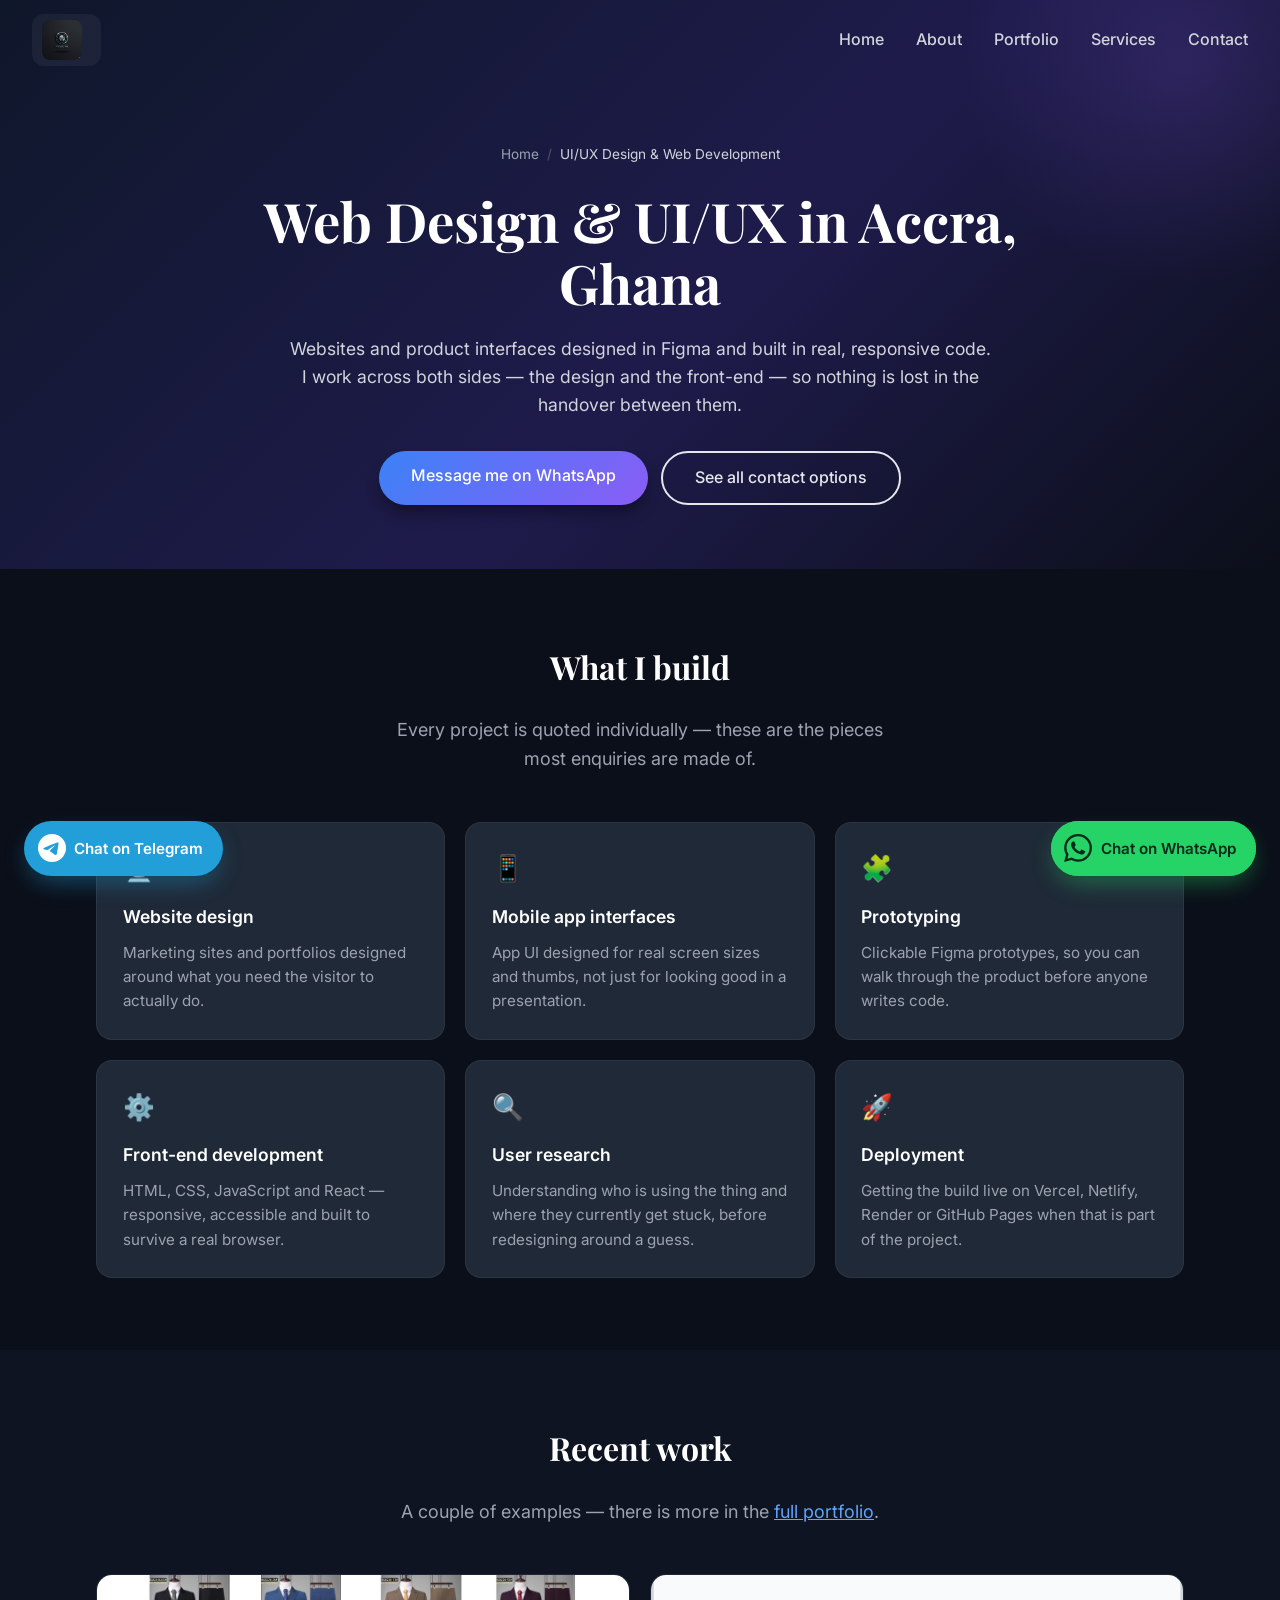
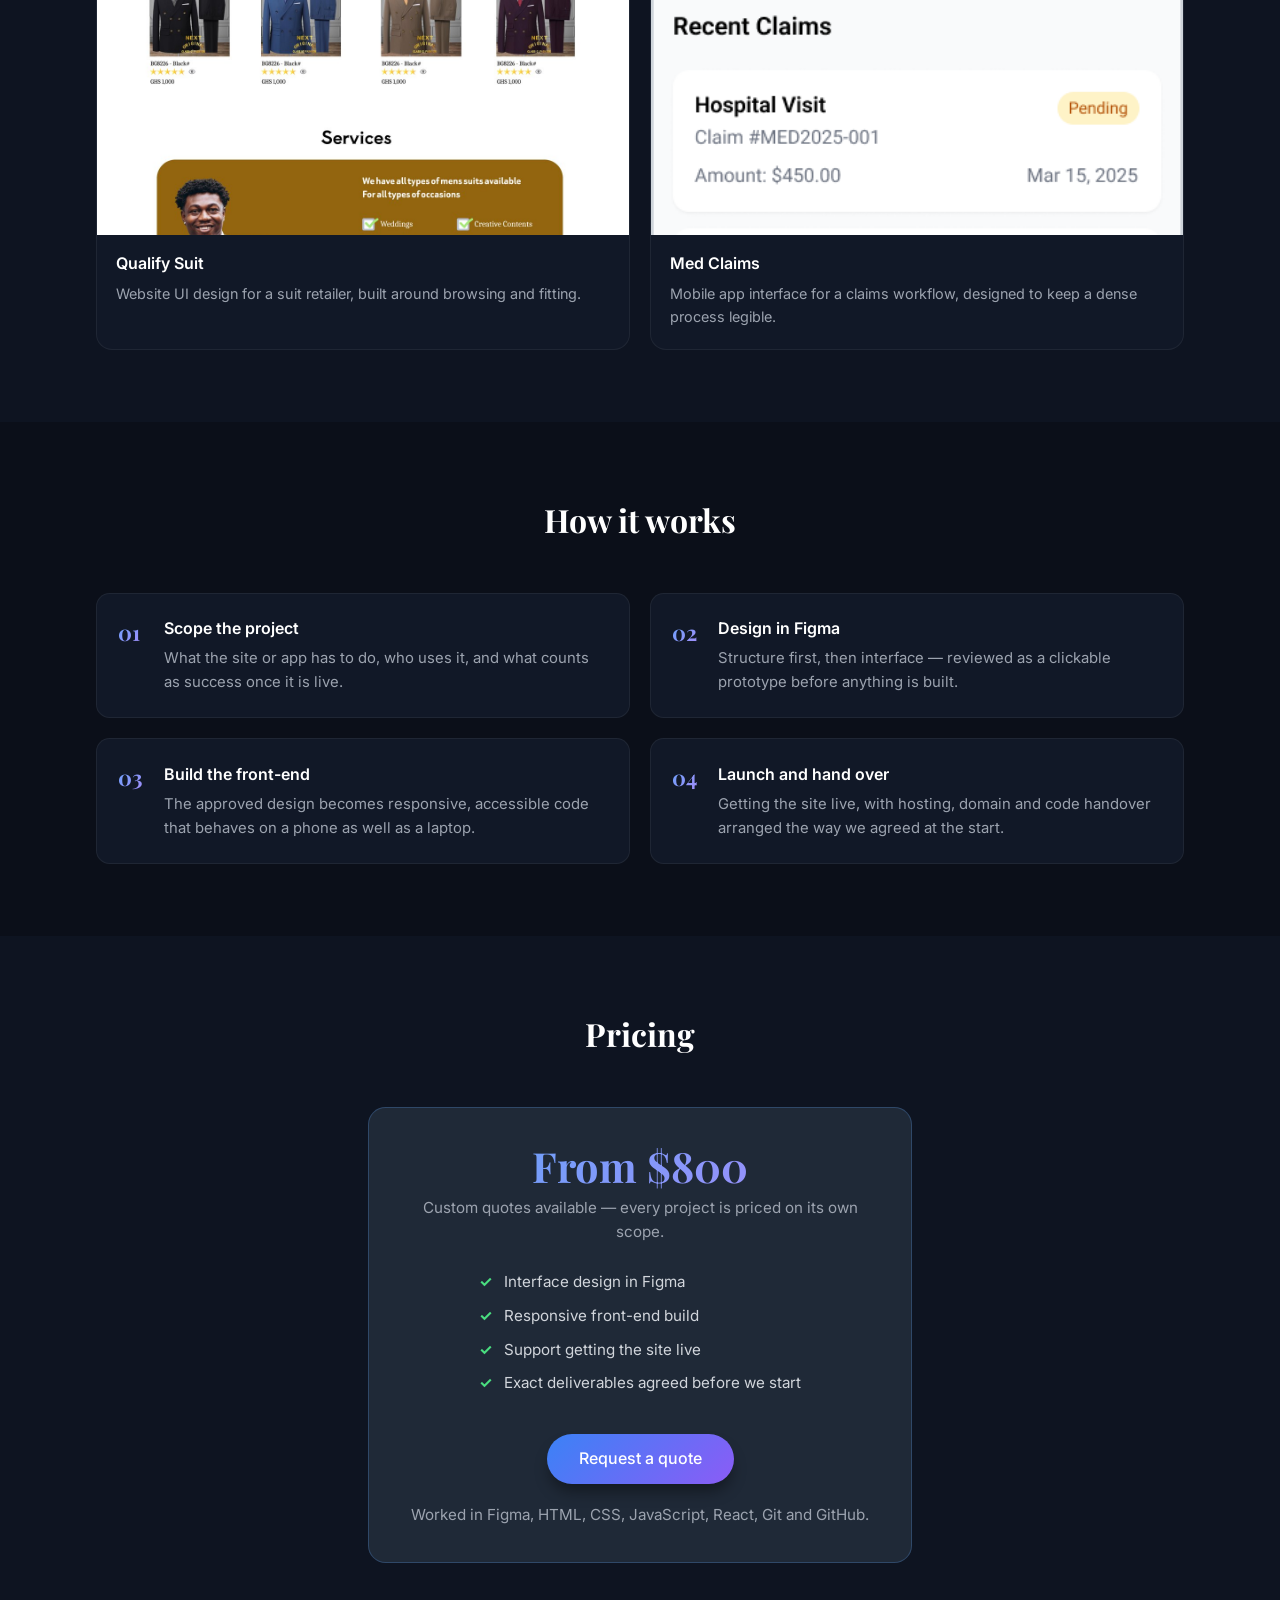
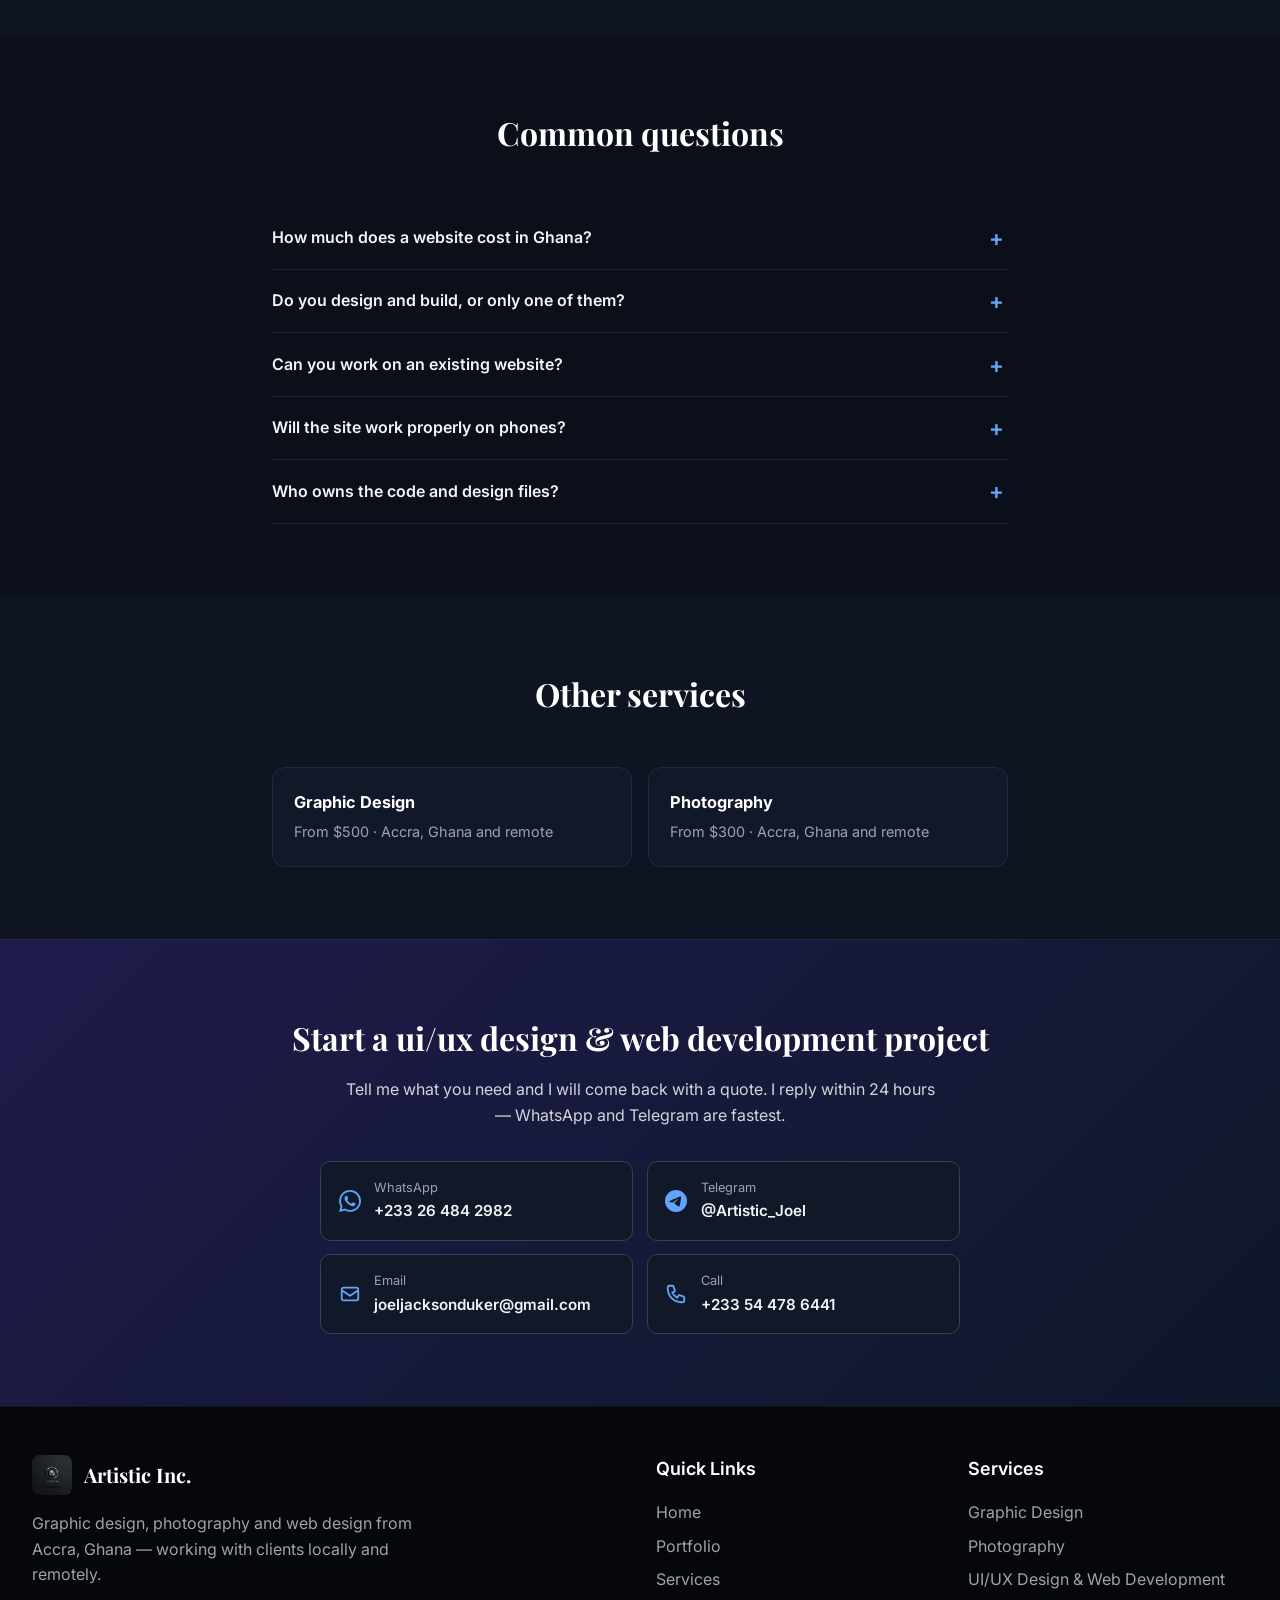
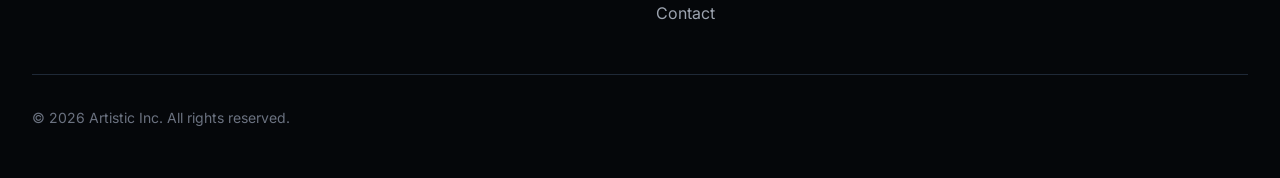
<file: web-design/index.html>
<!DOCTYPE html>
<html lang="en">
<head>
    <meta charset="UTF-8">
    <meta name="viewport" content="width=device-width, initial-scale=1.0">

    <title>Web Design &amp; UI/UX Developer in Accra, Ghana | Artistic Inc.</title>
    <meta name="description" content="Freelance web designer and UI/UX developer in Accra, Ghana. Responsive websites, mobile app interfaces, prototyping and front-end development in React. From $800.">
    <meta name="keywords" content="web designer Accra, website design Accra, web development Ghana, UI UX designer Ghana, UI UX designer Accra, front-end developer Accra, React developer Ghana, mobile app design Ghana, responsive web design Accra, website developer Ghana">
    <meta name="author" content="Joel Duker">
    <meta name="robots" content="index, follow, max-image-preview:large, max-snippet:-1">
    <link rel="canonical" href="https://arttistic.online/web-design/">

    <meta name="geo.region" content="GH-AA">
    <meta name="geo.placename" content="Accra, Ghana">
    <meta name="geo.position" content="5.6037;-0.1870">
    <meta name="ICBM" content="5.6037, -0.1870">
    <meta name="theme-color" content="#0f172a">

    <meta property="og:type" content="website">
    <meta property="og:url" content="https://arttistic.online/web-design/">
    <meta property="og:title" content="Web Design &amp; UI/UX Developer in Accra, Ghana | Artistic Inc.">
    <meta property="og:description" content="Freelance web designer and UI/UX developer in Accra, Ghana. Responsive websites, mobile app interfaces, prototyping and front-end development in React. From $800.">
    <meta property="og:image" content="https://arttistic.online/assets/img/Qualify%20Suit%20website%20design.jpg">
    <meta property="og:site_name" content="Artistic Inc.">
    <meta property="og:locale" content="en_GB">

    <meta name="twitter:card" content="summary_large_image">
    <meta name="twitter:title" content="Web Design &amp; UI/UX Developer in Accra, Ghana | Artistic Inc.">
    <meta name="twitter:description" content="Freelance web designer and UI/UX developer in Accra, Ghana. Responsive websites, mobile app interfaces, prototyping and front-end development in React. From $800.">
    <meta name="twitter:image" content="https://arttistic.online/assets/img/Qualify%20Suit%20website%20design.jpg">

    <link rel="icon" type="image/jpeg" href="../assets/img/artistic inc_logo.jpg">
    <link rel="apple-touch-icon" href="../assets/img/artistic inc_logo.jpg">

    <link rel="preconnect" href="https://fonts.googleapis.com">
    <link rel="preconnect" href="https://fonts.gstatic.com" crossorigin>
    <link href="https://fonts.googleapis.com/css2?family=Inter:wght@300;400;500;600;700&family=Playfair+Display:wght@400;500;600;700&display=swap" rel="stylesheet">
    <link rel="stylesheet" href="../css/style.css">
    <link rel="stylesheet" href="../css/service.css">

    <script type="application/ld+json">
{
  "@context": "https://schema.org",
  "@graph": [
    {
      "@type": "Service",
      "@id": "https://arttistic.online/web-design/#service",
      "name": "UI/UX Design & Web Development",
      "serviceType": "UI/UX design, website design and front-end development",
      "description": "Freelance web designer and UI/UX developer in Accra, Ghana. Responsive websites, mobile app interfaces, prototyping and front-end development in React. From $800.",
      "url": "https://arttistic.online/web-design/",
      "image": "https://arttistic.online/assets/img/Qualify%20Suit%20website%20design.jpg",
      "provider": {
        "@id": "https://arttistic.online/#business"
      },
      "areaServed": [
        {
          "@type": "City",
          "name": "Accra"
        },
        {
          "@type": "Country",
          "name": "Ghana"
        }
      ],
      "availableChannel": {
        "@type": "ServiceChannel",
        "serviceUrl": "https://arttistic.online/web-design/",
        "servicePhone": {
          "@type": "ContactPoint",
          "telephone": "+233544786441",
          "contactType": "sales"
        }
      },
      "offers": {
        "@type": "Offer",
        "priceCurrency": "USD",
        "price": "800",
        "priceSpecification": {
          "@type": "PriceSpecification",
          "priceCurrency": "USD",
          "minPrice": "800",
          "description": "Starting price; each project is quoted individually."
        },
        "availability": "https://schema.org/InStock",
        "seller": {
          "@id": "https://arttistic.online/#business"
        }
      }
    },
    {
      "@type": "BreadcrumbList",
      "@id": "https://arttistic.online/web-design/#breadcrumb",
      "itemListElement": [
        {
          "@type": "ListItem",
          "position": 1,
          "name": "Home",
          "item": "https://arttistic.online/"
        },
        {
          "@type": "ListItem",
          "position": 2,
          "name": "UI/UX Design & Web Development",
          "item": "https://arttistic.online/web-design/"
        }
      ]
    },
    {
      "@type": "FAQPage",
      "@id": "https://arttistic.online/web-design/#faq",
      "mainEntity": [
        {
          "@type": "Question",
          "name": "How much does a website cost in Ghana?",
          "acceptedAnswer": {
            "@type": "Answer",
            "text": "Web and UI/UX work starts at $800 and is quoted per project, because a one-page site and a multi-page product are different amounts of work. Describe what you need and I will scope it properly before quoting."
          }
        },
        {
          "@type": "Question",
          "name": "Do you design and build, or only one of them?",
          "acceptedAnswer": {
            "@type": "Answer",
            "text": "Both. I design in Figma and build the front-end myself in HTML, CSS, JavaScript and React, which avoids the usual gap where a design gets approved and then quietly changes during the build."
          }
        },
        {
          "@type": "Question",
          "name": "Can you work on an existing website?",
          "acceptedAnswer": {
            "@type": "Answer",
            "text": "Yes — send me the URL and tell me what is not working, and I will come back on whether it is something I can improve and what it would involve."
          }
        },
        {
          "@type": "Question",
          "name": "Will the site work properly on phones?",
          "acceptedAnswer": {
            "@type": "Answer",
            "text": "Yes. Responsive design is core to how I build, so layouts are designed and checked at phone widths — which for most Ghanaian audiences is where the majority of traffic comes from."
          }
        },
        {
          "@type": "Question",
          "name": "Who owns the code and design files?",
          "acceptedAnswer": {
            "@type": "Answer",
            "text": "That is agreed as part of the quote rather than assumed. Raise it when you enquire and I will confirm the arrangement for code, design files and hosting before the project starts."
          }
        }
      ]
    },
    {
      "@type": "WebPage",
      "@id": "https://arttistic.online/web-design/#webpage",
      "url": "https://arttistic.online/web-design/",
      "name": "Web Design & UI/UX Developer in Accra, Ghana | Artistic Inc.",
      "description": "Freelance web designer and UI/UX developer in Accra, Ghana. Responsive websites, mobile app interfaces, prototyping and front-end development in React. From $800.",
      "isPartOf": {
        "@id": "https://arttistic.online/#website"
      },
      "about": {
        "@id": "https://arttistic.online/web-design/#service"
      },
      "breadcrumb": {
        "@id": "https://arttistic.online/web-design/#breadcrumb"
      },
      "inLanguage": "en"
    }
  ]
}
    </script>
</head>

<body>
    <nav id="navbar" class="navbar">
        <div class="nav-container">
            <div class="nav-content">
                <a href="../" class="nav-logo" style="text-decoration: none;">
                    <div class="logo-icon">
                        <img src="../assets/img/artistic inc_logo.jpg" alt="Artistic Inc. logo - Joel Duker, designer and photographer in Accra" width="48" height="48">
                    </div>
                    <span class="logo-text"></span>
                </a>
                <div class="nav-links">
                    <a href="../" class="nav-link">Home</a>
                    <a href="../#about" class="nav-link">About</a>
                    <a href="../#portfolio" class="nav-link">Portfolio</a>
                    <a href="../#services" class="nav-link">Services</a>
                    <a href="../#contact" class="nav-link">Contact</a>
                </div>
                <button class="mobile-menu-btn" id="mobileMenuBtn" aria-label="Open menu">
                    <span class="hamburger-line"></span>
                    <span class="hamburger-line"></span>
                    <span class="hamburger-line"></span>
                </button>
            </div>
            <div class="mobile-menu" id="mobileMenu">
                <a href="../" class="mobile-nav-link">Home</a>
                <a href="../#about" class="mobile-nav-link">About</a>
                <a href="../#portfolio" class="mobile-nav-link">Portfolio</a>
                <a href="../#services" class="mobile-nav-link">Services</a>
                <a href="../#contact" class="mobile-nav-link">Contact</a>
            </div>
        </div>
    </nav>

    <header class="service-hero">
        <div class="service-hero-inner">
            <ol class="breadcrumb">
                <li><a href="../">Home</a></li>
                <li><span aria-current="page">UI/UX Design & Web Development</span></li>
            </ol>
            <h1>Web Design &amp; UI/UX in Accra, Ghana</h1>
            <p class="service-lede">Websites and product interfaces designed in Figma and built in real, responsive code. I work across both sides — the design and the front-end — so nothing is lost in the handover between them.</p>
            <div class="service-hero-actions">
                <a class="btn-primary" href="https://wa.me/233264842982?text=Hi%20Joel%2C%20I%20saw%20your%20Web%20and%20UI/UX%20page%20and%20I%27d%20like%20to%20discuss%20a%20project." target="_blank" rel="noopener">Message me on WhatsApp</a>
                <a class="btn-secondary" href="../#contact">See all contact options</a>
            </div>
        </div>
    </header>

    <section class="service-section">
        <div class="service-inner">
            <div class="section-header">
                <h2 class="section-title">What I build</h2>
                <p class="section-description">Every project is quoted individually &mdash; these are the pieces most enquiries are made of.</p>
            </div>
            <div class="offer-grid">
                <div class="offer-card">
                    <span class="offer-icon" aria-hidden="true">🖥️</span>
                    <h3>Website design</h3>
                    <p>Marketing sites and portfolios designed around what you need the visitor to actually do.</p>
                </div>
                <div class="offer-card">
                    <span class="offer-icon" aria-hidden="true">📱</span>
                    <h3>Mobile app interfaces</h3>
                    <p>App UI designed for real screen sizes and thumbs, not just for looking good in a presentation.</p>
                </div>
                <div class="offer-card">
                    <span class="offer-icon" aria-hidden="true">🧩</span>
                    <h3>Prototyping</h3>
                    <p>Clickable Figma prototypes, so you can walk through the product before anyone writes code.</p>
                </div>
                <div class="offer-card">
                    <span class="offer-icon" aria-hidden="true">⚙️</span>
                    <h3>Front-end development</h3>
                    <p>HTML, CSS, JavaScript and React — responsive, accessible and built to survive a real browser.</p>
                </div>
                <div class="offer-card">
                    <span class="offer-icon" aria-hidden="true">🔍</span>
                    <h3>User research</h3>
                    <p>Understanding who is using the thing and where they currently get stuck, before redesigning around a guess.</p>
                </div>
                <div class="offer-card">
                    <span class="offer-icon" aria-hidden="true">🚀</span>
                    <h3>Deployment</h3>
                    <p>Getting the build live on Vercel, Netlify, Render or GitHub Pages when that is part of the project.</p>
                </div>
            </div>
        </div>
    </section>

    <section class="service-section">
        <div class="service-inner">
            <div class="section-header">
                <h2 class="section-title">Recent work</h2>
                <p class="section-description">A couple of examples &mdash; there is more in the <a href="../#portfolio" style="color:#60a5fa;">full portfolio</a>.</p>
            </div>
            <div class="work-grid">
                <figure class="work-item">
                    <img src="../assets/img/Qualify%20Suit%20website%20design.jpg" alt="Qualify Suit shop website UI design - e-commerce web design by Artistic Inc." loading="lazy" decoding="async">
                    <figcaption class="work-caption">
                        <h3>Qualify Suit</h3>
                        <p>Website UI design for a suit retailer, built around browsing and fitting.</p>
                    </figcaption>
                </figure>
                <figure class="work-item">
                    <img src="../assets/img/Med%20Claims%20Mobile%20UI.png" alt="Med Claims mobile app UI design - mobile interface design by Artistic Inc." loading="lazy" decoding="async">
                    <figcaption class="work-caption">
                        <h3>Med Claims</h3>
                        <p>Mobile app interface for a claims workflow, designed to keep a dense process legible.</p>
                    </figcaption>
                </figure>
            </div>
        </div>
    </section>

    <section class="service-section">
        <div class="service-inner">
            <div class="section-header">
                <h2 class="section-title">How it works</h2>
            </div>
            <ol class="step-list">
                <li>
                    <h3>Scope the project</h3>
                    <p>What the site or app has to do, who uses it, and what counts as success once it is live.</p>
                </li>
                <li>
                    <h3>Design in Figma</h3>
                    <p>Structure first, then interface — reviewed as a clickable prototype before anything is built.</p>
                </li>
                <li>
                    <h3>Build the front-end</h3>
                    <p>The approved design becomes responsive, accessible code that behaves on a phone as well as a laptop.</p>
                </li>
                <li>
                    <h3>Launch and hand over</h3>
                    <p>Getting the site live, with hosting, domain and code handover arranged the way we agreed at the start.</p>
                </li>
            </ol>
        </div>
    </section>

    <section class="service-section">
        <div class="service-inner">
            <div class="section-header">
                <h2 class="section-title">Pricing</h2>
            </div>
            <div class="pricing-panel">
                <div class="pricing-amount">From $800</div>
                <p class="pricing-note">Custom quotes available &mdash; every project is priced on its own scope.</p>
                <ul class="pricing-includes">
                    <li>Interface design in Figma</li>
                    <li>Responsive front-end build</li>
                    <li>Support getting the site live</li>
                    <li>Exact deliverables agreed before we start</li>
                </ul>
                <div>
                    <a class="btn-primary" href="https://wa.me/233264842982?text=Hi%20Joel%2C%20I%20saw%20your%20Web%20and%20UI/UX%20page%20and%20I%27d%20like%20to%20discuss%20a%20project." target="_blank" rel="noopener" style="text-decoration:none; display:inline-block;">Request a quote</a>
                </div>
                <p class="pricing-note" style="margin-top:1.2rem;">Worked in Figma, HTML, CSS, JavaScript, React, Git and GitHub.</p>
            </div>
        </div>
    </section>

    <section class="service-section">
        <div class="service-inner">
            <div class="section-header">
                <h2 class="section-title">Common questions</h2>
            </div>
            <div class="faq-list">
                <details class="faq-item">
                    <summary>How much does a website cost in Ghana?</summary>
                    <div class="faq-answer">Web and UI/UX work starts at $800 and is quoted per project, because a one-page site and a multi-page product are different amounts of work. Describe what you need and I will scope it properly before quoting.</div>
                </details>
                <details class="faq-item">
                    <summary>Do you design and build, or only one of them?</summary>
                    <div class="faq-answer">Both. I design in Figma and build the front-end myself in HTML, CSS, JavaScript and React, which avoids the usual gap where a design gets approved and then quietly changes during the build.</div>
                </details>
                <details class="faq-item">
                    <summary>Can you work on an existing website?</summary>
                    <div class="faq-answer">Yes — send me the URL and tell me what is not working, and I will come back on whether it is something I can improve and what it would involve.</div>
                </details>
                <details class="faq-item">
                    <summary>Will the site work properly on phones?</summary>
                    <div class="faq-answer">Yes. Responsive design is core to how I build, so layouts are designed and checked at phone widths — which for most Ghanaian audiences is where the majority of traffic comes from.</div>
                </details>
                <details class="faq-item">
                    <summary>Who owns the code and design files?</summary>
                    <div class="faq-answer">That is agreed as part of the quote rather than assumed. Raise it when you enquire and I will confirm the arrangement for code, design files and hosting before the project starts.</div>
                </details>
            </div>
        </div>
    </section>

    <section class="service-section">
        <div class="service-inner">
            <div class="section-header">
                <h2 class="section-title">Other services</h2>
            </div>
            <div class="sibling-grid">
                <a class="sibling-card" href="../graphic-design/">
                    <strong>Graphic Design</strong>
                    <span>From $500 &middot; Accra, Ghana and remote</span>
                </a>
                <a class="sibling-card" href="../photography/">
                    <strong>Photography</strong>
                    <span>From $300 &middot; Accra, Ghana and remote</span>
                </a>
            </div>
        </div>
    </section>

    <section class="cta-band">
        <h2>Start a ui/ux design & web development project</h2>
        <p>Tell me what you need and I will come back with a quote. I reply within 24 hours &mdash; WhatsApp and Telegram are fastest.</p>
        <div class="cta-methods">
            <a class="cta-method" href="https://wa.me/233264842982?text=Hi%20Joel%2C%20I%20saw%20your%20Web%20and%20UI/UX%20page%20and%20I%27d%20like%20to%20discuss%20a%20project." target="_blank" rel="noopener">
                <svg viewBox="0 0 24 24" fill="currentColor" aria-hidden="true"><path d="M17.472 14.382c-.297-.149-1.758-.867-2.03-.967-.273-.099-.471-.148-.67.15-.197.297-.767.966-.94 1.164-.173.199-.347.223-.644.075-.297-.15-1.255-.463-2.39-1.475-.883-.788-1.48-1.761-1.653-2.059-.173-.297-.018-.458.13-.606.134-.133.298-.347.446-.52.15-.174.2-.298.3-.497.099-.198.05-.371-.025-.52-.075-.149-.669-1.612-.916-2.207-.242-.579-.487-.5-.669-.51a12.8 12.8 0 0 0-.57-.01c-.198 0-.52.074-.792.372-.272.297-1.04 1.016-1.04 2.479 0 1.462 1.065 2.875 1.213 3.074.149.198 2.096 3.2 5.077 4.487.709.306 1.262.489 1.694.625.712.227 1.36.195 1.871.118.571-.085 1.758-.719 2.006-1.413.248-.694.248-1.289.173-1.413-.074-.124-.272-.198-.57-.347m-5.421 7.403h-.004a9.87 9.87 0 0 1-5.031-1.378l-.361-.214-3.741.982.998-3.648-.235-.374a9.86 9.86 0 0 1-1.51-5.26c.001-5.45 4.436-9.884 9.888-9.884a9.82 9.82 0 0 1 6.988 2.896 9.83 9.83 0 0 1 2.893 6.994c-.003 5.45-4.437 9.886-9.885 9.886m8.413-18.297A11.82 11.82 0 0 0 12.05 0C5.495 0 .16 5.335.157 11.892c0 2.096.547 4.142 1.588 5.945L.057 24l6.305-1.654a11.88 11.88 0 0 0 5.683 1.448h.005c6.554 0 11.89-5.335 11.893-11.893A11.82 11.82 0 0 0 20.465 3.49"/></svg>
                <div><span>WhatsApp</span><strong>+233 26 484 2982</strong></div>
            </a>
            <a class="cta-method" href="https://t.me/Artistic_Joel" target="_blank" rel="noopener">
                <svg viewBox="0 0 24 24" fill="currentColor" aria-hidden="true"><path d="M11.944 0A12 12 0 0 0 0 12a12 12 0 0 0 12 12 12 12 0 0 0 12-12A12 12 0 0 0 12 0a12 12 0 0 0-.056 0zm4.962 7.224c.1-.002.321.023.465.14a.506.506 0 0 1 .171.325c.016.093.036.306.02.472-.18 1.898-.962 6.502-1.36 8.627-.168.9-.499 1.201-.82 1.23-.696.065-1.225-.46-1.9-.902-1.056-.693-1.653-1.124-2.678-1.8-1.185-.78-.417-1.21.258-1.91.177-.184 3.247-2.977 3.307-3.23.007-.032.014-.15-.056-.212s-.174-.041-.249-.024c-.106.024-1.793 1.14-5.061 3.345-.48.33-.913.49-1.302.48-.428-.008-1.252-.241-1.865-.44-.752-.245-1.349-.374-1.297-.789.027-.216.325-.437.893-.663 3.498-1.524 5.83-2.529 6.998-3.014 3.332-1.386 4.025-1.627 4.476-1.635z"/></svg>
                <div><span>Telegram</span><strong>@Artistic_Joel</strong></div>
            </a>
            <a class="cta-method" href="mailto:joeljacksonduker@gmail.com?subject=UI/UX%20Design%20%26%20Web%20Development%20enquiry">
                <svg viewBox="0 0 24 24" fill="none" stroke="currentColor" stroke-width="2" aria-hidden="true"><path stroke-linecap="round" stroke-linejoin="round" d="M3 8l9 6 9-6M5 19h14a2 2 0 002-2V7a2 2 0 00-2-2H5a2 2 0 00-2 2v10a2 2 0 002 2z"/></svg>
                <div><span>Email</span><strong>joeljacksonduker@gmail.com</strong></div>
            </a>
            <a class="cta-method" href="tel:+233544786441">
                <svg viewBox="0 0 24 24" fill="none" stroke="currentColor" stroke-width="2" aria-hidden="true"><path stroke-linecap="round" stroke-linejoin="round" d="M3 5a2 2 0 012-2h3.28a1 1 0 01.948.684l1.498 4.493a1 1 0 01-.502 1.21l-2.257 1.13a11.042 11.042 0 005.516 5.516l1.13-2.257a1 1 0 011.21-.502l4.493 1.498a1 1 0 01.684.949V19a2 2 0 01-2 2h-1C9.716 21 3 14.284 3 6V5z"/></svg>
                <div><span>Call</span><strong>+233 54 478 6441</strong></div>
            </a>
        </div>
    </section>

    <footer class="footer">
        <div class="footer-container">
            <div class="footer-grid">
                <div class="footer-brand">
                    <div class="footer-logo">
                        <div class="logo-icon">
                            <img src="../assets/img/artistic inc_logo.jpg" alt="Artistic Inc. logo - Joel Duker, designer and photographer in Accra" width="48" height="48">
                        </div>
                        <span class="logo-text">Artistic Inc.</span>
                    </div>
                    <p class="footer-description">
                        Graphic design, photography and web design from Accra, Ghana &mdash; working with clients locally and remotely.
                    </p>
                </div>
                <div class="footer-column">
                    <h3 class="footer-title">Quick Links</h3>
                    <div class="footer-links">
                        <a href="../" class="footer-link">Home</a>
                        <a href="../#portfolio" class="footer-link">Portfolio</a>
                        <a href="../#services" class="footer-link">Services</a>
                        <a href="../#contact" class="footer-link">Contact</a>
                    </div>
                </div>
                <div class="footer-column">
                    <h3 class="footer-title">Services</h3>
                    <div class="footer-links">
                        <a href="../graphic-design/" class="footer-link">Graphic Design</a>
                        <a href="../photography/" class="footer-link">Photography</a>
                        <a href="../web-design/" class="footer-link">UI/UX Design & Web Development</a>
                    </div>
                </div>
            </div>
            <div class="footer-bottom" style="position: relative;">
                <div class="footer-copyright">
                    &copy; <span id="currentYear"></span> Artistic Inc. All rights reserved.
                </div>
                <button id="backToTopBtn" class="back-to-top" aria-label="Back to top">
                    <svg width="24" height="24" fill="none" stroke="currentColor" stroke-width="2" viewBox="0 0 24 24"><path stroke-linecap="round" stroke-linejoin="round" d="M5 15l7-7 7 7"/></svg>
                    <span>Back to Top</span>
                </button>
            </div>
        </div>
    </footer>

    <script src="../js/script.js"></script>

    <!-- Floating WhatsApp enquiry button -->
    <a class="whatsapp-fab"
       href="https://wa.me/233264842982?text=Hi%20Joel%2C%20I%20saw%20your%20Web%20and%20UI/UX%20page%20and%20I%27d%20like%20to%20discuss%20a%20project."
       target="_blank" rel="noopener"
       aria-label="Chat with Joel on WhatsApp about a project">
        <svg viewBox="0 0 24 24" fill="currentColor" aria-hidden="true" focusable="false">
            <path d="M17.472 14.382c-.297-.149-1.758-.867-2.03-.967-.273-.099-.471-.148-.67.15-.197.297-.767.966-.94 1.164-.173.199-.347.223-.644.075-.297-.15-1.255-.463-2.39-1.475-.883-.788-1.48-1.761-1.653-2.059-.173-.297-.018-.458.13-.606.134-.133.298-.347.446-.52.15-.174.2-.298.3-.497.099-.198.05-.371-.025-.52-.075-.149-.669-1.612-.916-2.207-.242-.579-.487-.5-.669-.51a12.8 12.8 0 0 0-.57-.01c-.198 0-.52.074-.792.372-.272.297-1.04 1.016-1.04 2.479 0 1.462 1.065 2.875 1.213 3.074.149.198 2.096 3.2 5.077 4.487.709.306 1.262.489 1.694.625.712.227 1.36.195 1.871.118.571-.085 1.758-.719 2.006-1.413.248-.694.248-1.289.173-1.413-.074-.124-.272-.198-.57-.347m-5.421 7.403h-.004a9.87 9.87 0 0 1-5.031-1.378l-.361-.214-3.741.982.998-3.648-.235-.374a9.86 9.86 0 0 1-1.51-5.26c.001-5.45 4.436-9.884 9.888-9.884a9.82 9.82 0 0 1 6.988 2.896 9.83 9.83 0 0 1 2.893 6.994c-.003 5.45-4.437 9.886-9.885 9.886m8.413-18.297A11.82 11.82 0 0 0 12.05 0C5.495 0 .16 5.335.157 11.892c0 2.096.547 4.142 1.588 5.945L.057 24l6.305-1.654a11.88 11.88 0 0 0 5.683 1.448h.005c6.554 0 11.89-5.335 11.893-11.893A11.82 11.82 0 0 0 20.465 3.49"/>
        </svg>
        <span class="whatsapp-fab-label">Chat on WhatsApp</span>
    </a>

    <!-- Floating Telegram enquiry button -->
    <a class="telegram-fab"
       href="https://t.me/Artistic_Joel"
       target="_blank" rel="noopener"
       data-prefill="Hi Joel, I saw your portfolio at arttistic.online and I&#39;d like to discuss a project."
       aria-label="Chat with Joel on Telegram about a project">
        <svg viewBox="0 0 24 24" fill="currentColor" aria-hidden="true" focusable="false">
            <path d="M11.944 0A12 12 0 0 0 0 12a12 12 0 0 0 12 12 12 12 0 0 0 12-12A12 12 0 0 0 12 0a12 12 0 0 0-.056 0zm4.962 7.224c.1-.002.321.023.465.14a.506.506 0 0 1 .171.325c.016.093.036.306.02.472-.18 1.898-.962 6.502-1.36 8.627-.168.9-.499 1.201-.82 1.23-.696.065-1.225-.46-1.9-.902-1.056-.693-1.653-1.124-2.678-1.8-1.185-.78-.417-1.21.258-1.91.177-.184 3.247-2.977 3.307-3.23.007-.032.014-.15-.056-.212s-.174-.041-.249-.024c-.106.024-1.793 1.14-5.061 3.345-.48.33-.913.49-1.302.48-.428-.008-1.252-.241-1.865-.44-.752-.245-1.349-.374-1.297-.789.027-.216.325-.437.893-.663 3.498-1.524 5.83-2.529 6.998-3.014 3.332-1.386 4.025-1.627 4.476-1.635z"/>
        </svg>
        <span class="telegram-fab-label">Chat on Telegram</span>
    </a>
</body>
</html>
</file>
<file: css/style.css>
/* Reset and Base Styles */
* {
    margin: 0;
    padding: 0;
    box-sizing: border-box;
}

html {
    scroll-behavior: smooth;
}

body {
    font-family: 'Inter', sans-serif;
    line-height: 1.6;
    color: #f3f4f6; /* Light gray text for dark mode */
    background-color: #0b0f19; /* Deep dark blue/gray base */
}

/* Typography */
.font-playfair {
    font-family: 'Playfair Display', serif;
}

/* Utility Classes */
.text-gradient {
    background: linear-gradient(135deg, #60a5fa, #a78bfa); /* Slightly brightened for dark mode */
    -webkit-background-clip: text;
    -webkit-text-fill-color: transparent;
    background-clip: text;
}

.highlight-blue {
    font-weight: 600;
    color: #60a5fa;
}

.highlight-purple {
    font-weight: 600;
    color: #a78bfa;
}

.highlight-indigo {
    font-weight: 600;
    color: #818cf8;
}

/* Buttons */
.btn-primary {
    background: linear-gradient(135deg, #3b82f6, #8b5cf6);
    color: white;
    padding: 12px 32px;
    border-radius: 9999px;
    font-weight: 500;
    border: none;
    cursor: pointer;
    transition: all 0.3s ease;
    box-shadow: 0 10px 15px -3px rgba(0, 0, 0, 0.4);
    text-decoration: none;
    display: inline-block;
    text-align: center;
}

.btn-primary:hover {
    background: linear-gradient(135deg, #60a5fa, #a78bfa);
    transform: scale(1.05);
    box-shadow: 0 20px 25px -5px rgba(59, 130, 246, 0.3); /* Colored glowing shadow */
}

.btn-secondary {
    border: 2px solid #e5e7eb;
    color: #e5e7eb;
    padding: 12px 32px;
    border-radius: 9999px;
    font-weight: 500;
    background: transparent;
    cursor: pointer;
    transition: all 0.3s ease;
    text-decoration: none;
    display: inline-block;
    text-align: center;
}

.btn-secondary:hover {
    background: #e5e7eb;
    color: #0b0f19;
}

.full-width {
    width: 100%;
}

/* Containers */
.section-container {
    max-width: 1280px;
    margin: 0 auto;
    padding: 0 1rem;
}

@media (min-width: 768px) {
    .section-container { padding: 0 1.5rem; }
}
@media (min-width: 1024px) {
    .section-container { padding: 0 2rem; }
}

/* Section Headers */
.section-header {
    text-align: center;
    margin-bottom: 4rem;
    animation: fadeIn 0.6s ease-out;
}

.section-title {
    font-family: 'Playfair Display', serif;
    font-weight: 700;
    font-size: 2.5rem;
    margin-bottom: 1.5rem;
    color: #ffffff;
}

@media (min-width: 768px) {
    .section-title { font-size: 3rem; }
}

.section-description {
    font-size: 1.125rem;
    color: #9ca3af;
    max-width: 32rem;
    margin: 0 auto;
}

/* Navigation */
.navbar {
    position: fixed;
    top: 0;
    left: 0;
    right: 0;
    z-index: 9999;
    transition: all 0.3s ease;
    background: transparent;
}

.navbar.scrolled {
    background: rgba(11, 15, 25, 0.95); /* Dark frosted glass */
    backdrop-filter: blur(10px);
    -webkit-backdrop-filter: blur(10px);
    border-bottom: 1px solid rgba(255, 255, 255, 0.05);
    box-shadow: 0 10px 15px -3px rgba(0, 0, 0, 0.5);
}

.nav-container {
    max-width: 1280px;
    margin: 0 auto;
    padding: 0 1rem;
    position: relative;
}

@media (min-width: 768px) {
    .nav-container { padding: 0 1.5rem; }
}
@media (min-width: 1024px) {
    .nav-container { padding: 0 2rem; }
}

.nav-content {
    display: flex;
    align-items: center;
    justify-content: space-between;
    height: 5rem;
}

/* Logo */
.nav-logo {
    display: flex;
    align-items: center;
    gap: 0.6rem;
    padding: 0.35rem 0.6rem;
    border-radius: 12px;
    background: rgba(255, 255, 255, 0.05); /* Subtle dark mode logo container */
    z-index: 10000;
}

.logo-icon {
    width: 2.5rem;
    height: 2.5rem;
    background: linear-gradient(135deg, #3b82f6, #8b5cf6);
    border-radius: 0.5rem;
    display: flex;
    align-items: center;
    justify-content: center;
    overflow: hidden;
}

.logo-icon img {
    width: 100%;
    height: 100%;
    object-fit: cover;
}

.logo-text {
    font-family: 'Playfair Display', serif;
    font-weight: 700;
    font-size: 1.25rem;
    color: #ffffff;
    white-space: nowrap;
}

.nav-links {
    display: none;
    align-items: center;
    gap: 2rem;
}

@media (min-width: 768px) {
    .nav-links { display: flex; }
}

.nav-link {
    color: #d1d5db;
    font-weight: 500;
    text-decoration: none;
    position: relative;
    transition: color 0.3s ease;
}

.nav-link:hover { color: #60a5fa; }

.nav-link::after {
    content: '';
    position: absolute;
    bottom: -0.25rem;
    left: 0;
    width: 0;
    height: 0.125rem;
    background: linear-gradient(135deg, #3b82f6, #8b5cf6);
    transition: width 0.3s ease;
}

.nav-link:hover::after { width: 100%; }

/* Mobile Menu Button */
.mobile-menu-btn {
    display: flex;
    flex-direction: column;
    justify-content: center;
    align-items: center;
    width: 3rem;
    height: 3rem;
    background: rgba(31, 41, 55, 0.8); /* Dark button */
    border-radius: 0.5rem;
    border: 1px solid rgba(255, 255, 255, 0.1);
    cursor: pointer;
    padding: 0;
    z-index: 10000;
}

@media (min-width: 768px) {
    .mobile-menu-btn { display: none; }
}

.hamburger-line {
    display: block;
    width: 1.5rem;
    height: 0.15rem;
    background: #ffffff; /* White hamburger lines */
    transition: all 0.3s ease;
    margin: 0.2rem 0;
    border-radius: 4px;
}

.mobile-menu-btn.active .hamburger-line:nth-child(1) { transform: rotate(45deg) translate(0.3rem, 0.3rem); }
.mobile-menu-btn.active .hamburger-line:nth-child(2) { opacity: 0; }
.mobile-menu-btn.active .hamburger-line:nth-child(3) { transform: rotate(-45deg) translate(0.3rem, -0.3rem); }

/* Mobile Menu Dropdown */
.mobile-menu {
    display: none;
    position: absolute;
    top: 100%; 
    left: 1rem;
    right: 1rem;
    z-index: 9990;
    padding: 0.5rem 0;
    background: #1f2937; /* Dark dropdown box */
    border-radius: 0.5rem;
    box-shadow: 0 20px 25px -5px rgba(0, 0, 0, 0.5);
    border: 1px solid #374151;
}

.mobile-menu.active {
    display: flex;
    flex-direction: column;
}

.mobile-nav-link {
    display: block;
    width: 100%;
    text-align: center;
    padding: 1.2rem 1rem; 
    color: #f3f4f6;
    text-decoration: none;
    font-weight: 600;
    font-size: 1.1rem;
    transition: all 0.3s ease;
    border-bottom: 1px solid #374151;
}

.mobile-nav-link:last-child { border-bottom: none; }
.mobile-nav-link:hover {
    color: #60a5fa;
    background: rgba(59, 130, 246, 0.1);
}

/* Hero Section */
.hero-section {
    min-height: 100vh;
    display: flex;
    align-items: center;
    justify-content: center;
    position: relative;
    overflow: hidden;
    /* Clear the fixed navbar so the badge is not hidden behind it */
    padding: 6rem 1rem 3rem;
}

/* Darkened Gradient Background */
.hero-bg {
    position: absolute;
    inset: 0;
    background: linear-gradient(135deg, #0f172a 0%, #1e1b4b 50%, #0b0f19 100%);
}

.hero-decoration {
    position: absolute;
    width: 18rem;
    height: 18rem;
    border-radius: 50%;
    mix-blend-mode: screen; /* Changed to screen for dark mode */
    filter: blur(50px);
    opacity: 0.15;
    animation: pulse 4s cubic-bezier(0.4, 0, 0.6, 1) infinite;
}

.hero-decoration-1 {
    top: 5rem;
    left: 2.5rem;
    background: #3b82f6;
}

.hero-decoration-2 {
    bottom: 5rem;
    right: 2.5rem;
    background: #8b5cf6;
}

.hero-container {
    max-width: 1280px;
    margin: 0 auto;
    padding: 0 1rem;
    text-align: center;
    position: relative;
    z-index: 10;
}

@media (min-width: 768px) {
    .hero-container { padding: 0 1.5rem; }
}
@media (min-width: 1024px) {
    .hero-container { padding: 0 2rem; }
}

.hero-content {
    animation: fadeIn 0.8s ease-out;
}

.hero-title {
    font-family: 'Playfair Display', serif;
    font-weight: 700;
    font-size: 2.5rem;
    margin-bottom: 1.5rem;
    color: #ffffff;
    line-height: 1.1;
}

@media (min-width: 768px) {
    .hero-title { font-size: 4.5rem; }
}
@media (min-width: 1024px) {
    .hero-title { font-size: 6rem; }
}

.hero-description {
    font-size: 1.125rem;
    color: #d1d5db; /* Light gray */
    margin-bottom: 2rem;
    max-width: 48rem;
    margin-left: auto;
    margin-right: auto;
    line-height: 1.6;
}

@media (min-width: 768px) {
    .hero-description { font-size: 1.5rem; }
}

.hero-buttons {
    display: flex;
    flex-direction: column;
    gap: 1rem;
    justify-content: center;
    align-items: center;
}

@media (min-width: 640px) {
    .hero-buttons { flex-direction: row; }
}

.scroll-indicator {
    position: absolute;
    bottom: 2rem;
    left: 50%;
    transform: translateX(-50%);
    animation: bounce 2s infinite;
}

.scroll-indicator-inner {
    width: 1.5rem;
    height: 2.5rem;
    border: 2px solid #6b7280;
    border-radius: 9999px;
    display: flex;
    justify-content: center;
}

.scroll-indicator-dot {
    width: 0.25rem;
    height: 0.75rem;
    background: #6b7280;
    border-radius: 9999px;
    margin-top: 0.5rem;
    animation: pulse 2s infinite;
}

/* Portfolio Section */
.portfolio-section {
    padding: 5rem 0;
    background: #111827; /* Alternate dark color */
}

.portfolio-filters {
    display: flex;
    flex-wrap: wrap;
    justify-content: center;
    gap: 1rem;
    margin-bottom: 3rem;
}

.filter-btn {
    padding: 0.75rem 1.5rem;
    border-radius: 9999px;
    font-weight: 500;
    transition: all 0.3s ease;
    cursor: pointer;
    border: 1px solid #374151; /* Dark border */
    background: #1f2937;       /* Dark button */
    color: #d1d5db;
}

.filter-btn:hover,
.filter-btn.active {
    background: linear-gradient(135deg, #3b82f6, #8b5cf6);
    color: white;
    border-color: transparent;
    box-shadow: 0 10px 15px -3px rgba(0, 0, 0, 0.4);
}

.portfolio-grid {
    display: grid;
    grid-template-columns: 1fr;
    gap: 2rem;
}

@media (min-width: 768px) {
    .portfolio-grid { grid-template-columns: repeat(2, 1fr); }
}
@media (min-width: 1024px) {
    .portfolio-grid { grid-template-columns: repeat(3, 1fr); }
}

.portfolio-item {
    background: #1f2937; /* Dark card */
    border-radius: 1rem;
    box-shadow: 0 10px 15px -3px rgba(0, 0, 0, 0.4);
    overflow: hidden;
    transition: all 0.5s ease;
    animation: scaleIn 0.6s ease-out;
    position: relative;
    border: 1px solid rgba(255, 255, 255, 0.05); /* Subtle border edge */
}

.portfolio-item:hover {
    transform: translateY(-0.5rem);
    box-shadow: 0 25px 50px -12px rgba(0, 0, 0, 0.7);
}

.portfolio-image {
    position: relative;
    overflow: hidden;
}

.portfolio-image img {
    width: 100%;
    height: 16rem;
    object-fit: cover;
    transition: transform 0.7s ease;
}

.portfolio-item:hover .portfolio-image img {
    transform: scale(1.1);
}

.portfolio-overlay {
    position: absolute;
    inset: 0;
    background: linear-gradient(135deg, rgba(59, 130, 246, 0.9), rgba(139, 92, 246, 0.9));
    display: flex;
    align-items: center;
    justify-content: center;
    opacity: 0;
    transition: opacity 0.3s ease;
}

.portfolio-item:hover .portfolio-overlay {
    opacity: 1;
}

.portfolio-btn {
    color: white;
    border: 2px solid white;
    padding: 0.5rem 1.5rem;
    border-radius: 9999px;
    font-weight: 500;
    background: transparent;
    cursor: pointer;
    transition: all 0.3s ease;
}

.portfolio-btn:hover {
    background: white;
    color: #3b82f6;
}

.portfolio-badge {
    position: absolute;
    top: 1rem;
    left: 1rem;
    padding: 0.25rem 0.75rem;
    background: rgba(17, 24, 39, 0.85); /* Dark pill */
    backdrop-filter: blur(4px);
    border-radius: 9999px;
    font-size: 0.875rem;
    font-weight: 500;
    color: #f3f4f6;
    border: 1px solid rgba(255, 255, 255, 0.1);
}

.portfolio-content {
    padding: 1.5rem;
}

.portfolio-title {
    font-weight: 600;
    font-size: 1.25rem;
    margin-bottom: 0.5rem;
    color: #ffffff;
    transition: color 0.3s ease;
}

.portfolio-item:hover .portfolio-title {
    color: #60a5fa;
}

.portfolio-description {
    color: #9ca3af;
    line-height: 1.6;
}

/* Services Section */
.services-section {
    padding: 5rem 0;
    background: #0b0f19; /* Main background color */
}

.services-grid {
    display: grid;
    grid-template-columns: 1fr;
    gap: 2rem;
    margin-bottom: 3rem;
}

@media (min-width: 768px) {
    .services-grid { grid-template-columns: repeat(3, 1fr); }
}

.service-card {
    background: #1f2937; /* Dark card */
    border-radius: 1rem;
    box-shadow: 0 10px 15px -3px rgba(0, 0, 0, 0.4);
    border: 1px solid rgba(255, 255, 255, 0.05);
    transition: all 0.5s ease;
    position: relative;
    animation: slideUp 0.6s ease-out;
}

.service-card:hover {
    transform: translateY(-0.5rem);
    box-shadow: 0 25px 50px -12px rgba(0, 0, 0, 0.7);
}

.service-card.popular {
    border: 2px solid #3b82f6;
    transform: scale(1.05);
    background: #111827; /* Slightly darker to contrast border */
}

.popular-badge {
    position: absolute;
    top: -1rem;
    left: 50%;
    transform: translateX(-50%);
    background: linear-gradient(135deg, #3b82f6, #8b5cf6);
    color: white;
    padding: 0.5rem 1rem;
    border-radius: 9999px;
    font-size: 0.875rem;
    font-weight: 500;
    box-shadow: 0 4px 6px rgba(0, 0, 0, 0.3);
}

.service-content {
    padding: 2rem;
}

.service-title {
    font-family: 'Playfair Display', serif;
    font-weight: 700;
    font-size: 1.5rem;
    margin-bottom: 1rem;
    color: #ffffff;
}

.service-description {
    color: #9ca3af;
    margin-bottom: 1.5rem;
    line-height: 1.6;
}

.service-price {
    margin-bottom: 1.5rem;
}

.price {
    font-size: 1.875rem;
    font-weight: 700;
    color: #ffffff;
    margin-bottom: 0.5rem;
}

.price-note {
    font-size: 0.875rem;
    color: #6b7280;
}

.service-features {
    list-style: none;
    margin-bottom: 2rem;
}

.service-features li {
    display: flex;
    align-items: center;
    color: #d1d5db;
    margin-bottom: 0.75rem;
}

.service-features li::before {
    content: '✓';
    color: #34d399; /* Brighter green for dark mode */
    font-weight: bold;
    margin-right: 0.75rem;
    width: 1.25rem;
    height: 1.25rem;
    display: flex;
    align-items: center;
    justify-content: center;
}

.service-btn { width: 100%; }
.services-cta { text-align: center; }
.services-cta p { color: #9ca3af; margin-bottom: 1.5rem; }

/* Skills Section */
.skills-section {
    padding: 5rem 0;
    background: #111827; /* Alternate dark background to split the page nicely */
}

.skills-grid {
    display: grid;
    grid-template-columns: 1fr;
    gap: 1.5rem;
}

@media (min-width: 640px) {
    .skills-grid { grid-template-columns: repeat(2, 1fr); }
}

@media (min-width: 1024px) {
    .skills-grid { grid-template-columns: repeat(4, 1fr); }
}

.skill-card {
    background: #1f2937; /* Dark card */
    border-radius: 1rem;
    padding: 2rem 1.5rem;
    border: 1px solid rgba(255, 255, 255, 0.05);
    transition: all 0.3s ease;
    animation: slideUp 0.6s ease-out;
}

.skill-card:hover {
    transform: translateY(-5px);
    box-shadow: 0 10px 20px rgba(0, 0, 0, 0.4);
    border-color: rgba(96, 165, 250, 0.3); /* Subtle blue glow on hover */
}

.skill-card-title {
    color: #ffffff;
    font-size: 1.125rem;
    font-weight: 600;
    margin-bottom: 1.25rem;
}

.skill-tags {
    display: flex;
    flex-wrap: wrap;
    gap: 0.6rem;
}

.skill-tag {
    background: #111827; /* Inner dark pill */
    color: #d1d5db;
    border: 1px solid #374151;
    padding: 0.4rem 0.8rem;
    border-radius: 0.5rem;
    font-size: 0.85rem;
    font-weight: 500;
    transition: all 0.3s ease;
}

.skill-card:hover .skill-tag {
    border-color: #4b5563; /* Pills light up slightly on card hover */
}

/* Reviews Section */
.reviews-section {
    padding: 5rem 0;
    background: #0b0f19; /* Main background color */
}

.reviews-grid {
    display: grid;
    grid-template-columns: 1fr;
    gap: 2rem;
}

@media (min-width: 768px) {
    .reviews-grid { grid-template-columns: repeat(2, 1fr); }
}

@media (min-width: 1024px) {
    .reviews-grid { grid-template-columns: repeat(3, 1fr); }
}

.review-card {
    background: #1f2937; /* Dark card */
    border-radius: 1rem;
    padding: 2rem;
    border: 1px solid rgba(255, 255, 255, 0.05);
    position: relative;
    transition: all 0.3s ease;
    animation: slideUp 0.6s ease-out;
    overflow: hidden; /* Keeps the giant quote mark contained */
}

.review-card:hover {
    transform: translateY(-5px);
    box-shadow: 0 15px 30px rgba(0, 0, 0, 0.4);
}

.review-stars {
    color: #f59e0b; /* Gold/Orange Stars */
    font-size: 1.25rem;
    margin-bottom: 1.5rem;
    letter-spacing: 2px;
}

.review-header {
    display: flex;
    align-items: center;
    gap: 1rem;
    margin-bottom: 1.5rem;
    position: relative;
    z-index: 2; /* Keeps text above the quote watermark */
}

.reviewer-img {
    width: 3rem;
    height: 3rem;
    border-radius: 50%;
    object-fit: cover;
}

.reviewer-info {
    display: flex;
    flex-direction: column;
}

.reviewer-name {
    color: #ffffff;
    font-weight: 600;
    font-size: 1rem;
}

.reviewer-role {
    color: #9ca3af;
    font-size: 0.85rem;
}

.quote-icon {
    position: absolute;
    right: 0rem;
    top: -1rem;
    font-size: 6rem;
    color: #3b82f6; 
    opacity: 0.1; /* Faded watermark style */
    font-family: 'Playfair Display', serif;
    line-height: 1;
    z-index: 1;
}

.review-text {
    color: #d1d5db;
    font-size: 0.95rem;
    line-height: 1.6;
    position: relative;
    z-index: 2;
}

/* Contact Section */
.contact-section {
    padding: 5rem 0;
    background: #111827; /* Alternate background */
}

.contact-grid {
    display: grid;
    grid-template-columns: 1fr;
    gap: 3rem;
}

@media (min-width: 1024px) {
    .contact-grid { grid-template-columns: repeat(2, 1fr); }
}

.contact-form-container,
.contact-info-container {
    animation: slideUp 0.6s ease-out;
}

.contact-info-container {
    animation-delay: 0.2s;
}

.contact-card {
    background: #1f2937;
    border-radius: 1rem;
    box-shadow: 0 10px 15px -3px rgba(0, 0, 0, 0.4);
    border: 1px solid rgba(255, 255, 255, 0.05);
    padding: 2rem;
}

.contact-card-title {
    font-family: 'Playfair Display', serif;
    font-weight: 700;
    font-size: 1.5rem;
    margin-bottom: 1.5rem;
    color: #ffffff;
}

.contact-form {
    display: flex;
    flex-direction: column;
    gap: 1.5rem;
}

.form-row {
    display: grid;
    grid-template-columns: 1fr;
    gap: 1rem;
}

@media (min-width: 768px) {
    .form-row { grid-template-columns: repeat(2, 1fr); }
}

.form-group {
    display: flex;
    flex-direction: column;
}

.form-group label {
    font-size: 0.875rem;
    font-weight: 500;
    color: #d1d5db;
    margin-bottom: 0.5rem;
}

.form-group input,
.form-group textarea {
    width: 100%;
    padding: 0.75rem 1rem;
    background: #111827; /* Darker inputs */
    border: 1px solid #374151; /* Dark border */
    color: #ffffff;
    border-radius: 0.5rem;
    transition: all 0.3s ease;
    font-size: 1rem;
}

/* Ensure placeholder text is readable */
.form-group input::placeholder, 
.form-group textarea::placeholder {
    color: #6b7280;
}

.form-group input:focus,
.form-group textarea:focus {
    outline: none;
    border-color: #3b82f6;
    box-shadow: 0 0 0 3px rgba(59, 130, 246, 0.2);
}

.form-group textarea {
    resize: none;
    height: 8rem;
}

.contact-intro {
    color: #9ca3af;
    margin-bottom: 2rem;
    line-height: 1.6;
}

.contact-methods {
    display: flex;
    flex-direction: column;
    gap: 1.5rem;
    margin-bottom: 2rem;
}

.contact-method {
    display: flex;
    align-items: center;
    padding: 1rem;
    background: #111827;
    border-radius: 0.5rem;
    border: 1px solid #374151;
    transition: all 0.3s ease;
    text-decoration: none;
    color: inherit;
}

.contact-method:hover {
    background: #1f2937;
    border-color: #60a5fa; /* Glow border on hover */
}

.contact-icon {
    width: 3rem;
    height: 3rem;
    flex-shrink: 0;
    background: linear-gradient(135deg, #3b82f6, #8b5cf6);
    color: white;
    border-radius: 0.5rem;
    display: flex;
    align-items: center;
    justify-content: center;
    margin-right: 1rem;
    transition: transform 0.3s ease;
}

.contact-method:hover .contact-icon {
    transform: scale(1.1);
}

.contact-details {
    flex: 1;
    min-width: 0;
}

.contact-name {
    font-weight: 500;
    color: #ffffff;
    margin-bottom: 0.25rem;
    transition: color 0.3s ease;
}

.contact-method:hover .contact-name {
    color: #60a5fa;
}

.contact-value {
    color: #9ca3af;
    font-size: 0.875rem;
    word-break: break-word; 
}

.response-time {
    padding: 1.5rem;
    background: rgba(59, 130, 246, 0.05); /* Tinted dark background */
    border: 1px solid rgba(59, 130, 246, 0.2);
    border-radius: 0.5rem;
}

.response-time h4 {
    font-weight: 600;
    color: #ffffff;
    margin-bottom: 0.5rem;
}

.response-time p {
    color: #9ca3af;
    font-size: 0.875rem;
    line-height: 1.5;
}

/* Footer */
.footer {
    background: #05070a; /* Deepest black for footer */
    color: white;
    padding: 3rem 0;
    border-top: 1px solid rgba(255, 255, 255, 0.05);
}

.footer-container {
    max-width: 1280px;
    margin: 0 auto;
    padding: 0 1rem;
}

@media (min-width: 768px) {
    .footer-container { padding: 0 1.5rem; }
}
@media (min-width: 1024px) {
    .footer-container { padding: 0 2rem; }
}

.footer-grid {
    display: grid;
    grid-template-columns: 1fr;
    gap: 2rem;
    margin-bottom: 3rem;
}

@media (min-width: 768px) {
    .footer-grid { grid-template-columns: repeat(4, 1fr); }
}

.footer-brand { grid-column: span 1; }
@media (min-width: 768px) {
    .footer-brand { grid-column: span 2; }
}

.footer-logo {
    display: flex;
    align-items: center;
    gap: 0.75rem;
    margin-bottom: 1rem;
}

.footer-description {
    color: #9ca3af;
    line-height: 1.6;
    max-width: 24rem;
}

.footer-column {
    display: flex;
    flex-direction: column;
}

.footer-title {
    font-weight: 600;
    font-size: 1.125rem;
    margin-bottom: 1rem;
    color: #ffffff;
}

.footer-links {
    display: flex;
    flex-direction: column;
    gap: 0.5rem;
}

.footer-link {
    color: #9ca3af;
    text-decoration: none;
    transition: color 0.3s ease;
}

.footer-link:hover { color: #60a5fa; }
.footer-service { color: #9ca3af; margin-bottom: 0.5rem; }

.footer-bottom {
    border-top: 1px solid #1f2937;
    padding-top: 2rem;
    display: flex;
    flex-direction: column;
    align-items: center;
    gap: 1rem;
}

@media (min-width: 768px) {
    .footer-bottom {
        flex-direction: row;
        justify-content: space-between;
    }
}

.footer-copyright {
    color: #6b7280;
    font-size: 0.875rem;
    text-align: center;
}

.footer-legal {
    display: flex;
    gap: 1.5rem;
}

.footer-legal-link {
    color: #6b7280;
    text-decoration: none;
    font-size: 0.875rem;
    transition: color 0.3s ease;
}

.footer-legal-link:hover { color: #ffffff; }

/* Animations */
@keyframes fadeIn {
    from { opacity: 0; transform: translateY(20px); }
    to { opacity: 1; transform: translateY(0); }
}

@keyframes scaleIn {
    from { transform: scale(0.95); opacity: 0; }
    to { transform: scale(1); opacity: 1; }
}

@keyframes slideUp {
    from { transform: translateY(40px); opacity: 0; }
    to { transform: translateY(0); opacity: 1; }
}

@keyframes pulse {
    0%, 100% { opacity: 0.15; }
    50% { opacity: 0.05; }
}

@keyframes bounce {
    0%, 20%, 53%, 80%, 100% { transform: translate3d(-50%, 0, 0); }
    40%, 43% { transform: translate3d(-50%, -30px, 0); }
    70% { transform: translate3d(-50%, -15px, 0); }
    90% { transform: translate3d(-50%, -4px, 0); }
}

/* Portfolio Filter Animation */
.portfolio-item.hidden {
    opacity: 0;
    transform: scale(0.8);
    transition: all 0.3s ease;
    display: none;
}

.portfolio-item.visible {
    opacity: 1;
    transform: scale(1);
    transition: all 0.3s ease;
    display: block;
}

/* Responsive Overrides Fallback */
@media (max-width: 767px) {
    .hero-buttons { flex-direction: column; }
    .services-grid, .skills-grid, .reviews-grid, .portfolio-grid, .contact-grid { 
        grid-template-columns: 1fr; 
    }
    
    .footer-grid {
        grid-template-columns: 1fr;
        text-align: center;
    }
    .footer-logo { justify-content: center; }
    .footer-description { margin: 0 auto; }
}



/* ========================================= */
/* --- NEW SECTION: ABOUT ME --- */
/* ========================================= */
.about-section {
    padding: 5rem 0;
    background: #111827; /* Alternates from the Hero section */
}

.about-grid {
    display: grid;
    grid-template-columns: 1fr;
    gap: 4rem;
    align-items: center;
}

@media (min-width: 1024px) {
    .about-grid {
        grid-template-columns: 1fr 1fr;
        gap: 5rem;
    }
}

/* Image styling with glowing background */
.about-image-wrapper {
    position: relative;
    border-radius: 1rem;
    z-index: 1;
    animation: scaleIn 0.8s ease-out;
}

.about-image-wrapper::before {
    content: '';
    position: absolute;
    inset: -15px;
    background: linear-gradient(135deg, #3b82f6, #8b5cf6);
    border-radius: 1.5rem;
    z-index: -1;
    opacity: 0.25;
    filter: blur(20px);
}

.about-image {
    width: 100%;
    height: auto;
    border-radius: 1rem;
    box-shadow: 0 20px 25px -5px rgba(0, 0, 0, 0.6);
    border: 1px solid rgba(255, 255, 255, 0.1);
    object-fit: cover;
    aspect-ratio: 4/5; /* Keeps the image looking like a nice portrait */
}

/* Floating Experience Badge */
.experience-badge {
    position: absolute;
    bottom: -2rem;
    right: -1rem;
    background: #1f2937; /* Dark card */
    border: 1px solid rgba(255, 255, 255, 0.1);
    padding: 1.5rem 2rem;
    border-radius: 1rem;
    box-shadow: 0 15px 30px rgba(0, 0, 0, 0.5);
    text-align: center;
    animation: slideUp 0.6s ease-out 0.4s backwards;
}

@media (min-width: 768px) {
    .experience-badge {
        right: -2rem;
    }
}

.exp-number {
    display: block;
    font-size: 2.5rem;
    font-weight: 700;
    color: #ffffff;
    line-height: 1;
    margin-bottom: 0.25rem;
}

.exp-text {
    font-size: 0.85rem;
    color: #9ca3af;
    text-transform: uppercase;
    letter-spacing: 1px;
    font-weight: 600;
}

/* Text Content */
.about-content {
    animation: slideUp 0.8s ease-out;
}

.about-description {
    color: #d1d5db;
    font-size: 1.1rem;
    line-height: 1.8;
    margin-bottom: 2.5rem;
}

/* Info Grid */
.about-info-grid {
    display: grid;
    grid-template-columns: 1fr;
    gap: 1.5rem;
    margin-bottom: 2.5rem;
    padding-bottom: 2.5rem;
    border-bottom: 1px solid rgba(255, 255, 255, 0.05);
}

@media (min-width: 640px) {
    .about-info-grid {
        grid-template-columns: 1fr 1fr;
    }
}

.info-item {
    display: flex;
    flex-direction: column;
    gap: 0.3rem;
}

.info-label {
    color: #9ca3af;
    font-size: 0.85rem;
    font-weight: 600;
    text-transform: uppercase;
    letter-spacing: 1px;
}

.info-value {
    color: #ffffff;
    font-weight: 500;
    font-size: 1.05rem;
}

/* Buttons */
.about-buttons {
    display: flex;
    flex-wrap: wrap;
    gap: 1rem;
}


/* ========================================= */
/* --- NEW FEATURE: AVAILABILITY PILL --- */
/* ========================================= */
.availability-badge {
    display: inline-flex;
    align-items: center;
    gap: 0.5rem;
    padding: 0.5rem 1rem;
    background: rgba(31, 41, 55, 0.6);
    border: 1px solid rgba(255, 255, 255, 0.1);
    border-radius: 9999px;
    font-size: 0.85rem;
    color: #d1d5db;
    margin-bottom: 2rem;
    backdrop-filter: blur(10px);
    animation: fadeIn 0.8s ease-out;
}

@media (max-width: 480px) {
    .availability-badge {
        font-size: 0.72rem;
        padding: 0.4rem 0.8rem;
        margin-bottom: 1.5rem;
    }
}


.pulse-dot {
    width: 8px;
    height: 8px;
    background-color: #34d399; /* Bright green */
    border-radius: 50%;
    box-shadow: 0 0 0 0 rgba(52, 211, 153, 0.7);
    animation: pulse-green 2s infinite;
}

@keyframes pulse-green {
    0% { transform: scale(0.95); box-shadow: 0 0 0 0 rgba(52, 211, 153, 0.7); }
    70% { transform: scale(1); box-shadow: 0 0 0 6px rgba(52, 211, 153, 0); }
    100% { transform: scale(0.95); box-shadow: 0 0 0 0 rgba(52, 211, 153, 0); }
}

/* ========================================= */
/* --- NEW FEATURE: HERO MINI CARDS --- */
/* ========================================= */
.hero-features {
    display: grid;
    grid-template-columns: 1fr;
    gap: 1rem;
    margin-top: 4rem;
    max-width: 800px;
    margin-left: auto;
    margin-right: auto;
    animation: slideUp 0.8s ease-out 0.4s backwards;
}

@media (min-width: 768px) {
    .hero-features {
        grid-template-columns: repeat(3, 1fr);
    }
}

.hero-feature-card {
    background: rgba(17, 24, 39, 0.6);
    backdrop-filter: blur(10px);
    border: 1px solid rgba(255, 255, 255, 0.05);
    padding: 1.25rem;
    border-radius: 1rem;
    display: flex;
    align-items: center;
    gap: 1rem;
    text-align: left;
    transition: all 0.3s ease;
}

.hero-feature-card:hover {
    background: rgba(31, 41, 55, 0.8);
    transform: translateY(-3px);
    border-color: rgba(255, 255, 255, 0.1);
}

.feature-icon {
    font-size: 1.5rem;
    background: rgba(255, 255, 255, 0.05);
    padding: 0.75rem;
    border-radius: 0.5rem;
}

.feature-text h4 {
    color: #ffffff;
    font-size: 0.95rem;
    margin-bottom: 0.2rem;
}

.feature-text p {
    color: #9ca3af;
    font-size: 0.75rem;
}

/* ========================================= */
/* --- NEW FEATURE: TIMELINE / JOURNEY --- */
/* ========================================= */
.journey-section {
    padding: 5rem 0;
    background: #111827;
}

.timeline {
    position: relative;
    max-width: 800px;
    margin: 0 auto;
    padding: 2rem 0;
}

/* The vertical line */
.timeline::before {
    content: '';
    position: absolute;
    top: 0;
    left: 1.5rem;
    height: 100%;
    width: 2px;
    background: rgba(255, 255, 255, 0.1);
}

@media (min-width: 768px) {
    .timeline::before {
        left: 50%;
        transform: translateX(-50%);
    }
}

.timeline-item {
    position: relative;
    margin-bottom: 3rem;
    width: 100%;
    padding-left: 4rem; /* Space for line on mobile */
    animation: slideUp 0.6s ease-out;
}

@media (min-width: 768px) {
    .timeline-item {
        width: 50%;
        padding-left: 0;
        padding-right: 3rem;
    }
    
    /* Alternate sides on desktop */
    .timeline-item:nth-child(even) {
        margin-left: auto;
        padding-right: 0;
        padding-left: 3rem;
    }
}

.timeline-dot {
    position: absolute;
    left: 1.05rem; /* Aligned with line */
    top: 0;
    width: 1rem;
    height: 1rem;
    background: linear-gradient(135deg, #3b82f6, #8b5cf6);
    border-radius: 50%;
    box-shadow: 0 0 10px rgba(96, 165, 250, 0.5);
    z-index: 2;
}

@media (min-width: 768px) {
    .timeline-dot {
        left: auto;
        right: -0.5rem;
    }
    .timeline-item:nth-child(even) .timeline-dot {
        right: auto;
        left: -0.5rem;
    }
}

.timeline-content {
    background: #1f2937;
    border: 1px solid rgba(255, 255, 255, 0.05);
    padding: 2rem;
    border-radius: 1rem;
    transition: all 0.3s ease;
}

.timeline-content:hover {
    transform: translateY(-5px);
    box-shadow: 0 10px 20px rgba(0, 0, 0, 0.4);
    border-color: rgba(96, 165, 250, 0.3);
}

.timeline-date {
    display: inline-block;
    padding: 0.25rem 0.75rem;
    background: rgba(59, 130, 246, 0.1);
    color: #60a5fa;
    border-radius: 9999px;
    font-size: 0.75rem;
    font-weight: 600;
    margin-bottom: 1rem;
}

.timeline-title {
    color: #ffffff;
    font-size: 1.25rem;
    margin-bottom: 0.25rem;
}

.timeline-subtitle {
    display: block;
    color: #9ca3af;
    font-size: 0.85rem;
    margin-bottom: 1rem;
}

/* ========================================= */
/* --- NEW FEATURE: BACK TO TOP BUTTON --- */
/* ========================================= */
.back-to-top {
    display: flex;
    align-items: center;
    gap: 0.5rem;
    background: #1f2937;
    color: #d1d5db;
    border: 1px solid rgba(255, 255, 255, 0.1);
    padding: 0.75rem 1.25rem;
    border-radius: 9999px;
    font-size: 0.85rem;
    font-weight: 500;
    cursor: pointer;
    transition: all 0.3s ease;
    opacity: 0;
    visibility: hidden;
    position: fixed;
    bottom: 6rem;
    right: 1.5rem;
    z-index: 9999;
    box-shadow: 0 10px 15px -3px rgba(0, 0, 0, 0.5);
}

.back-to-top.visible {
    opacity: 1;
    visibility: visible;
}

.back-to-top:hover {
    background: linear-gradient(135deg, #3b82f6, #8b5cf6);
    color: #ffffff;
    transform: translateY(-3px);
}

/* ============================================================
   Floating WhatsApp enquiry button
   ============================================================ */
.whatsapp-fab {
    position: fixed;
    bottom: 1.5rem;
    right: 1.5rem;
    z-index: 9998;
    display: inline-flex;
    align-items: center;
    gap: 0.55rem;
    padding: 0.85rem;
    border-radius: 9999px;
    background: #25d366;
    color: #05291a;
    text-decoration: none;
    font-weight: 600;
    font-size: 0.95rem;
    line-height: 1;
    box-shadow: 0 10px 25px -5px rgba(37, 211, 102, 0.45),
                0 4px 6px -4px rgba(0, 0, 0, 0.5);
    transition: transform 0.25s ease, box-shadow 0.25s ease, background 0.25s ease;
}

.whatsapp-fab svg {
    width: 28px;
    height: 28px;
    flex-shrink: 0;
    display: block;
}

/* Icon only on phones; full label from tablet up */
.whatsapp-fab .whatsapp-fab-label {
    display: none;
    padding-right: 0.4rem;
}

@media (min-width: 768px) {
    .whatsapp-fab .whatsapp-fab-label { display: inline; }
}

.whatsapp-fab:hover,
.whatsapp-fab:focus-visible {
    background: #1fbe5a;
    color: #05291a;
    transform: translateY(-3px);
    box-shadow: 0 14px 30px -5px rgba(37, 211, 102, 0.6),
                0 4px 6px -4px rgba(0, 0, 0, 0.5);
}

.whatsapp-fab:focus-visible {
    outline: 3px solid #ffffff;
    outline-offset: 3px;
}

/* One-off attention ring so first-time visitors notice it */
.whatsapp-fab::after {
    content: '';
    position: absolute;
    inset: 0;
    border-radius: inherit;
    border: 2px solid #25d366;
    animation: whatsapp-ping 2.4s ease-out 3;
    pointer-events: none;
}

@keyframes whatsapp-ping {
    0%   { transform: scale(1);   opacity: 0.85; }
    100% { transform: scale(1.5); opacity: 0;    }
}

@media (max-width: 480px) {
    .whatsapp-fab { bottom: 1rem; right: 1rem; padding: 0.8rem; }
    .whatsapp-fab svg { width: 26px; height: 26px; }
}

@media (prefers-reduced-motion: reduce) {
    .whatsapp-fab { transition: none; }
    .whatsapp-fab::after { animation: none; display: none; }
}

@media print {
    .whatsapp-fab { display: none; }
}

/* ============================================================
   Floating Telegram enquiry button (mirrors the WhatsApp one)
   ------------------------------------------------------------
   Telegram has no equivalent of wa.me's ?text= for a DM to a
   person, so the opening message is copied to the clipboard on
   click and the visitor pastes it into the chat that opens.
   ============================================================ */
.telegram-fab {
    position: fixed;
    bottom: 1.5rem;
    left: 1.5rem;
    z-index: 9998;
    display: inline-flex;
    align-items: center;
    gap: 0.55rem;
    padding: 0.85rem;
    border-radius: 9999px;
    background: #229ed9;
    color: #ffffff;
    text-decoration: none;
    font-weight: 600;
    font-size: 0.95rem;
    line-height: 1;
    box-shadow: 0 10px 25px -5px rgba(34, 158, 217, 0.45),
                0 4px 6px -4px rgba(0, 0, 0, 0.5);
    transition: transform 0.25s ease, box-shadow 0.25s ease, background 0.25s ease;
}

.telegram-fab svg {
    width: 28px;
    height: 28px;
    flex-shrink: 0;
    display: block;
}

/* Icon only on phones; full label from tablet up */
.telegram-fab .telegram-fab-label {
    display: none;
    padding-right: 0.4rem;
}

@media (min-width: 768px) {
    .telegram-fab .telegram-fab-label { display: inline; }
}

.telegram-fab:hover,
.telegram-fab:focus-visible {
    background: #1b8ac0;
    color: #ffffff;
    transform: translateY(-3px);
    box-shadow: 0 14px 30px -5px rgba(34, 158, 217, 0.6),
                0 4px 6px -4px rgba(0, 0, 0, 0.5);
}

.telegram-fab:focus-visible {
    outline: 3px solid #ffffff;
    outline-offset: 3px;
}

/* Confirmation that the opening message is on the clipboard */
.fab-toast {
    position: fixed;
    bottom: 5.25rem;
    left: 1.5rem;
    z-index: 9999;
    max-width: min(20rem, calc(100vw - 3rem));
    padding: 0.7rem 0.95rem;
    border-radius: 0.6rem;
    background: #1f2937;
    color: #f3f4f6;
    border: 1px solid rgba(255, 255, 255, 0.12);
    box-shadow: 0 10px 25px -5px rgba(0, 0, 0, 0.6);
    font-size: 0.85rem;
    line-height: 1.45;
    opacity: 0;
    transform: translateY(6px);
    transition: opacity 0.25s ease, transform 0.25s ease;
    pointer-events: none;
}

.fab-toast.is-visible {
    opacity: 1;
    transform: translateY(0);
}

@media (max-width: 480px) {
    .telegram-fab { bottom: 1rem; left: 1rem; padding: 0.8rem; }
    .telegram-fab svg { width: 26px; height: 26px; }
    .fab-toast { bottom: 4.75rem; left: 1rem; }
}

@media (prefers-reduced-motion: reduce) {
    .telegram-fab, .fab-toast { transition: none; }
}

@media print {
    .telegram-fab, .fab-toast { display: none; }
}

/* ============================================================
   Project detail view (the "View Details" buttons)
   ------------------------------------------------------------
   Reads its content from the .portfolio-item it was opened from,
   so new projects added to the grid work with no extra wiring.
   ============================================================ */
.pv-overlay {
    position: fixed;
    inset: 0;
    z-index: 10050;
    background: rgba(5, 8, 15, 0.88);
    backdrop-filter: blur(6px);
    -webkit-backdrop-filter: blur(6px);
    display: flex;
    align-items: center;
    justify-content: center;
    padding: 1.25rem;
    opacity: 0;
    visibility: hidden;
    transition: opacity 0.25s ease, visibility 0.25s ease;
}

.pv-overlay.is-open { opacity: 1; visibility: visible; }

.pv-panel {
    position: relative;
    width: min(1040px, 100%);
    max-height: calc(100vh - 2.5rem);
    background: #111827;
    border: 1px solid rgba(255, 255, 255, 0.09);
    border-radius: 1rem;
    overflow: hidden;
    display: grid;
    grid-template-columns: 1fr;
    transform: translateY(14px) scale(0.985);
    transition: transform 0.25s ease;
}

.pv-overlay.is-open .pv-panel { transform: none; }

@media (min-width: 860px) {
    .pv-panel { grid-template-columns: 1.35fr 1fr; }
}

/* ---- image side ---- */
.pv-figure {
    margin: 0;
    background: #0b0f19;
    display: flex;
    align-items: center;
    justify-content: center;
    overflow: auto;
    max-height: 42vh;
    padding: 0.75rem;
}

@media (min-width: 860px) {
    .pv-figure { max-height: calc(100vh - 2.5rem); padding: 1.25rem; }
}

.pv-figure img {
    max-width: 100%;
    height: auto;
    display: block;
    border-radius: 0.4rem;
}

/* ---- details side ---- */
.pv-body {
    padding: 1.5rem 1.4rem 1.6rem;
    overflow-y: auto;
    display: flex;
    flex-direction: column;
    gap: 0.9rem;
}

.pv-badge {
    align-self: flex-start;
    font-size: 0.72rem;
    font-weight: 600;
    letter-spacing: 0.06em;
    text-transform: uppercase;
    color: #93c5fd;
    background: rgba(96, 165, 250, 0.14);
    border: 1px solid rgba(96, 165, 250, 0.3);
    padding: 0.3rem 0.65rem;
    border-radius: 9999px;
}

.pv-title {
    font-family: 'Playfair Display', Georgia, serif;
    font-size: 1.6rem;
    font-weight: 600;
    color: #ffffff;
    margin: 0;
    line-height: 1.2;
}

.pv-desc {
    color: #9ca3af;
    font-size: 0.97rem;
    margin: 0;
    line-height: 1.65;
}

.pv-meta-label {
    font-size: 0.7rem;
    font-weight: 600;
    letter-spacing: 0.07em;
    text-transform: uppercase;
    color: #6b7280;
    margin: 0.2rem 0 -0.35rem;
}

.pv-tags { display: flex; flex-wrap: wrap; gap: 0.45rem; }

.pv-tag {
    font-size: 0.8rem;
    color: #d1d5db;
    background: #1f2937;
    border: 1px solid rgba(255, 255, 255, 0.07);
    padding: 0.3rem 0.6rem;
    border-radius: 0.4rem;
}

.pv-cta {
    margin-top: auto;
    padding-top: 0.35rem;
    display: flex;
    flex-wrap: wrap;
    gap: 0.6rem;
}

.pv-cta a {
    display: inline-flex;
    align-items: center;
    gap: 0.45rem;
    text-decoration: none;
    font-size: 0.9rem;
    font-weight: 600;
    padding: 0.7rem 1.1rem;
    border-radius: 9999px;
}

.pv-cta .pv-wa { background: #25d366; color: #05291a; }
.pv-cta .pv-wa:hover { background: #1fbe5a; }
.pv-cta .pv-wa svg { width: 18px; height: 18px; }

.pv-cta .pv-alt {
    background: transparent;
    color: #d1d5db;
    border: 1px solid rgba(255, 255, 255, 0.18);
}
.pv-cta .pv-alt:hover { border-color: #60a5fa; color: #ffffff; }

/* ---- controls ---- */
.pv-close,
.pv-nav {
    position: absolute;
    display: grid;
    place-content: center;
    width: 40px;
    height: 40px;
    border-radius: 9999px;
    border: 1px solid rgba(255, 255, 255, 0.14);
    background: rgba(17, 24, 39, 0.9);
    color: #e5e7eb;
    cursor: pointer;
    transition: background 0.2s ease, color 0.2s ease;
    z-index: 2;
}

.pv-close:hover, .pv-nav:hover { background: #1f2937; color: #ffffff; }
.pv-close:focus-visible, .pv-nav:focus-visible { outline: 2px solid #60a5fa; outline-offset: 2px; }

.pv-close { top: 0.65rem; right: 0.65rem; font-size: 1.3rem; line-height: 1; }

.pv-nav { top: 50%; transform: translateY(-50%); }
.pv-prev { left: 0.65rem; }
.pv-next { right: 0.65rem; }

@media (min-width: 860px) {
    .pv-nav { top: auto; bottom: 0.9rem; transform: none; }
    .pv-prev { left: 0.9rem; }
    .pv-next { left: 3.6rem; right: auto; }
}

.pv-counter {
    position: absolute;
    bottom: 0.65rem;
    left: 50%;
    transform: translateX(-50%);
    font-size: 0.75rem;
    color: #9ca3af;
    background: rgba(17, 24, 39, 0.9);
    border: 1px solid rgba(255, 255, 255, 0.1);
    padding: 0.2rem 0.6rem;
    border-radius: 9999px;
    font-variant-numeric: tabular-nums;
    z-index: 2;
}

@media (min-width: 860px) {
    .pv-counter { left: auto; right: 1rem; transform: none; bottom: 1.15rem; }
}

body.pv-locked { overflow: hidden; }

@media (prefers-reduced-motion: reduce) {
    .pv-overlay, .pv-panel, .pv-close, .pv-nav { transition: none; }
}

/* The overlay is hover-only, which hides it from keyboard users; reveal it
   on focus too, and show that the whole card is clickable. */
.portfolio-item:focus-within .portfolio-overlay { opacity: 1; }
.portfolio-item .portfolio-image { cursor: pointer; }
.portfolio-item:focus-within { outline: 2px solid #60a5fa; outline-offset: 3px; border-radius: 0.5rem; }

/* Extra views of a project inside the detail panel */
.pv-thumbs { display: flex; flex-wrap: wrap; gap: 0.5rem; }

.pv-thumb {
    width: 56px;
    height: 56px;
    padding: 0;
    border: 1px solid rgba(255, 255, 255, 0.14);
    border-radius: 0.4rem;
    overflow: hidden;
    background: #0b0f19;
    cursor: pointer;
    transition: border-color 0.2s ease, transform 0.2s ease;
}

.pv-thumb img { width: 100%; height: 100%; object-fit: cover; display: block; }
.pv-thumb:hover { transform: translateY(-2px); border-color: #60a5fa; }
.pv-thumb.is-current { border-color: #60a5fa; box-shadow: 0 0 0 1px #60a5fa; }
.pv-thumb:focus-visible { outline: 2px solid #60a5fa; outline-offset: 2px; }

@media (prefers-reduced-motion: reduce) {
    .pv-thumb { transition: none; }
    .pv-thumb:hover { transform: none; }
}

/* Portfolio "View more" -- the grid shows one screenful until asked */
.portfolio-more-wrap { display: flex; justify-content: center; margin-top: 2.5rem; }

.portfolio-more {
    font-family: inherit;
    font-size: 0.95rem;
    font-weight: 500;
    color: #e5e7eb;
    background: transparent;
    border: 1px solid rgba(255, 255, 255, 0.22);
    border-radius: 9999px;
    padding: 0.75rem 1.9rem;
    cursor: pointer;
    transition: border-color 0.25s ease, background 0.25s ease, color 0.25s ease;
}

.portfolio-more:hover {
    border-color: #60a5fa;
    background: rgba(96, 165, 250, 0.08);
    color: #ffffff;
}

.portfolio-more:focus-visible { outline: 2px solid #60a5fa; outline-offset: 3px; }
.portfolio-more[hidden] { display: none; }

@media (prefers-reduced-motion: reduce) { .portfolio-more { transition: none; } }

/* ============================================================
   Portfolio category tiles
   ------------------------------------------------------------
   36 cards made the section enormous. The work now sits behind
   four tiles; opening one pages through that category in the
   project viewer. The grid itself stays in the markup (hidden)
   so the viewer and the image alt text still have it.
   ============================================================ */
.portfolio-filters,
.portfolio-grid,
.portfolio-more-wrap { display: none !important; }

.category-grid {
    display: grid;
    grid-template-columns: 1fr;
    /* 2rem gap and no width cap, so the tiles sit at the same scale the
       original portfolio cards did inside .section-container */
    gap: 2rem;
}

@media (min-width: 600px) { .category-grid { grid-template-columns: repeat(2, 1fr); } }

/* Three across at the original card width; the fourth category would
   otherwise sit alone at the left, so drop it into the middle column. */
@media (min-width: 1024px) {
    .category-grid { grid-template-columns: repeat(3, 1fr); }
    .category-tile:nth-child(4):last-child { grid-column: 2; }
}

.category-tile {
    position: relative;
    display: flex;
    flex-direction: column;
    padding: 0;
    border: 1px solid rgba(255, 255, 255, 0.08);
    border-radius: 1rem;
    overflow: hidden;
    background: #1f2937;
    cursor: pointer;
    text-align: left;
    font-family: inherit;
    transition: transform 0.25s ease, border-color 0.25s ease, box-shadow 0.25s ease;
}

.category-tile:hover,
.category-tile:focus-visible {
    transform: translateY(-5px);
    border-color: rgba(96, 165, 250, 0.5);
    box-shadow: 0 16px 30px -12px rgba(0, 0, 0, 0.6);
}

.category-tile:focus-visible { outline: 2px solid #60a5fa; outline-offset: 3px; }

.category-tile-media {
    display: block;
    /* shorter crop on phones so four stacked tiles stay a short scroll */
    aspect-ratio: 16 / 9;
    max-width: 100%;
    overflow: hidden;
    background: #0b0f19;
}

/* Taller box once there is room. This has to sit AFTER the base rule:
   same specificity, so source order decides, and placing it up in the
   600px block meant it never applied. The covers are portrait or near
   square (the engagement invitation is 0.65), and 16:9 was cropping
   them to a narrow band. */
@media (min-width: 600px) {
    .category-tile-media { aspect-ratio: 4 / 3; }
}

.category-tile-media img {
    width: 100%;
    height: 100%;
    object-fit: cover;
    display: block;
    transition: transform 0.45s ease;
}

.category-tile:hover .category-tile-media img { transform: scale(1.06); }

.category-tile-body {
    display: flex;
    flex-direction: column;
    gap: 0.2rem;
    padding: 1rem 1.1rem 1.2rem;
}

.category-tile-name {
    font-size: 1.02rem;
    font-weight: 600;
    color: #ffffff;
    line-height: 1.3;
}

.category-tile-count {
    font-size: 0.85rem;
    color: #9ca3af;
}

.category-tile::after {
    content: 'View \2192';
    position: absolute;
    top: 0.8rem;
    right: 0.8rem;
    font-size: 0.72rem;
    font-weight: 600;
    letter-spacing: 0.04em;
    color: #e5e7eb;
    background: rgba(11, 15, 25, 0.75);
    border: 1px solid rgba(255, 255, 255, 0.16);
    border-radius: 9999px;
    padding: 0.25rem 0.6rem;
    opacity: 0;
    transition: opacity 0.25s ease;
}

.category-tile:hover::after,
.category-tile:focus-visible::after { opacity: 1; }

@media (prefers-reduced-motion: reduce) {
    .category-tile, .category-tile-media img, .category-tile::after { transition: none; }
    .category-tile:hover { transform: none; }
    .category-tile:hover .category-tile-media img { transform: none; }
}
</file>
<file: css/service.css>
/* ============================================================
   Service landing pages (/graphic-design/, /photography/, /web-design/)
   Layered on top of style.css - reuses its colours, buttons and shell.
   ============================================================ */

/* ---------- Hero ---------- */
.service-hero {
    position: relative;
    padding: 9rem 1rem 4rem;
    text-align: center;
    background: linear-gradient(135deg, #0f172a 0%, #1e1b4b 55%, #0b0f19 100%);
    overflow: hidden;
}

.service-hero::after {
    content: '';
    position: absolute;
    width: 28rem;
    height: 28rem;
    top: -10rem;
    right: -8rem;
    background: radial-gradient(circle, rgba(139, 92, 246, 0.18), transparent 70%);
    pointer-events: none;
}

.service-hero-inner {
    position: relative;
    max-width: 52rem;
    margin: 0 auto;
    z-index: 1;
}

.service-hero h1 {
    font-family: 'Playfair Display', serif;
    font-size: 2.4rem;
    line-height: 1.15;
    font-weight: 700;
    color: #ffffff;
    margin-bottom: 1.25rem;
}

@media (min-width: 768px) {
    .service-hero h1 { font-size: 3.4rem; }
}

.service-lede {
    font-size: 1.1rem;
    color: #d1d5db;
    max-width: 44rem;
    margin: 0 auto 2rem;
}

.service-hero-actions {
    display: flex;
    flex-wrap: wrap;
    gap: 0.85rem;
    justify-content: center;
}

.service-hero-actions .btn-primary,
.service-hero-actions .btn-secondary {
    display: inline-block;
    text-decoration: none;
}

/* ---------- Breadcrumb ---------- */
.breadcrumb {
    display: flex;
    flex-wrap: wrap;
    align-items: center;
    justify-content: center;
    gap: 0.5rem;
    font-size: 0.85rem;
    color: #9ca3af;
    margin-bottom: 1.5rem;
    padding: 0;
    list-style: none;
}

.breadcrumb li { display: flex; align-items: center; gap: 0.5rem; }
.breadcrumb li + li::before { content: '/'; color: #4b5563; }
.breadcrumb a { color: #9ca3af; text-decoration: none; transition: color 0.2s ease; }
.breadcrumb a:hover { color: #60a5fa; }
.breadcrumb [aria-current='page'] { color: #d1d5db; }

/* ---------- Generic section shell ---------- */
.service-section {
    padding: 4.5rem 1rem;
}

.service-section:nth-of-type(even) {
    background: #0e1421;
}

.service-inner {
    max-width: 68rem;
    margin: 0 auto;
}

.service-section .section-header { margin-bottom: 3rem; }
.service-section .section-title { font-size: 2rem; }

/* ---------- Offering grid ---------- */
.offer-grid {
    display: grid;
    grid-template-columns: 1fr;
    gap: 1.25rem;
}

@media (min-width: 640px) { .offer-grid { grid-template-columns: repeat(2, 1fr); } }
@media (min-width: 1024px) { .offer-grid { grid-template-columns: repeat(3, 1fr); } }

.offer-card {
    background: #1f2937;
    border: 1px solid rgba(255, 255, 255, 0.06);
    border-radius: 1rem;
    padding: 1.6rem;
    transition: transform 0.25s ease, border-color 0.25s ease;
}

.offer-card:hover {
    transform: translateY(-4px);
    border-color: rgba(96, 165, 250, 0.4);
}

.offer-card h3 {
    font-size: 1.1rem;
    font-weight: 600;
    color: #ffffff;
    margin-bottom: 0.6rem;
}

.offer-card p {
    font-size: 0.95rem;
    color: #9ca3af;
}

.offer-icon {
    font-size: 1.6rem;
    display: block;
    margin-bottom: 0.85rem;
}

/* ---------- Work samples ---------- */
.work-grid {
    display: grid;
    grid-template-columns: 1fr;
    gap: 1.25rem;
}

@media (min-width: 640px) { .work-grid { grid-template-columns: repeat(2, 1fr); } }

.work-item {
    position: relative;
    border-radius: 1rem;
    overflow: hidden;
    border: 1px solid rgba(255, 255, 255, 0.06);
    background: #111827;
}

.work-item img {
    width: 100%;
    height: 260px;
    object-fit: cover;
    display: block;
    transition: transform 0.4s ease;
}

.work-item:hover img { transform: scale(1.04); }

.work-caption {
    padding: 1rem 1.2rem 1.3rem;
}

.work-caption h3 {
    font-size: 1rem;
    color: #ffffff;
    font-weight: 600;
    margin-bottom: 0.3rem;
}

.work-caption p {
    font-size: 0.9rem;
    color: #9ca3af;
}

/* ---------- Process steps ---------- */
.step-list {
    display: grid;
    grid-template-columns: 1fr;
    gap: 1.25rem;
    counter-reset: step;
    list-style: none;
    padding: 0;
}

@media (min-width: 768px) { .step-list { grid-template-columns: repeat(2, 1fr); } }

.step-list li {
    position: relative;
    background: #111827;
    border: 1px solid rgba(255, 255, 255, 0.06);
    border-radius: 0.85rem;
    padding: 1.4rem 1.4rem 1.4rem 4.2rem;
}

.step-list li::before {
    counter-increment: step;
    content: counter(step, decimal-leading-zero);
    position: absolute;
    left: 1.3rem;
    top: 1.3rem;
    font-family: 'Playfair Display', serif;
    font-size: 1.35rem;
    font-weight: 700;
    background: linear-gradient(135deg, #60a5fa, #a78bfa);
    -webkit-background-clip: text;
    background-clip: text;
    -webkit-text-fill-color: transparent;
}

.step-list h3 {
    font-size: 1rem;
    font-weight: 600;
    color: #ffffff;
    margin-bottom: 0.35rem;
}

.step-list p {
    font-size: 0.93rem;
    color: #9ca3af;
}

/* ---------- Pricing ---------- */
.pricing-panel {
    max-width: 34rem;
    margin: 0 auto;
    background: #1f2937;
    border: 1px solid rgba(96, 165, 250, 0.25);
    border-radius: 1.1rem;
    padding: 2.2rem 1.8rem;
    text-align: center;
}

.pricing-amount {
    font-family: 'Playfair Display', serif;
    font-size: 2.6rem;
    font-weight: 700;
    background: linear-gradient(135deg, #60a5fa, #a78bfa);
    -webkit-background-clip: text;
    background-clip: text;
    -webkit-text-fill-color: transparent;
    line-height: 1.1;
}

.pricing-note {
    color: #9ca3af;
    font-size: 0.95rem;
    margin-top: 0.4rem;
}

.pricing-includes {
    list-style: none;
    padding: 0;
    margin: 1.6rem 0 1.8rem;
    text-align: left;
    display: inline-block;
}

.pricing-includes li {
    position: relative;
    padding-left: 1.6rem;
    margin-bottom: 0.6rem;
    color: #d1d5db;
    font-size: 0.95rem;
}

.pricing-includes li::before {
    content: '\2713';
    position: absolute;
    left: 0;
    color: #4ade80;
    font-weight: 700;
}

/* ---------- FAQ ---------- */
.faq-list {
    max-width: 46rem;
    margin: 0 auto;
}

.faq-item {
    border-bottom: 1px solid rgba(255, 255, 255, 0.08);
}

.faq-item summary {
    cursor: pointer;
    padding: 1.15rem 2rem 1.15rem 0;
    font-weight: 600;
    color: #f3f4f6;
    font-size: 1rem;
    position: relative;
    list-style: none;
}

.faq-item summary::-webkit-details-marker { display: none; }

.faq-item summary::after {
    content: '+';
    position: absolute;
    right: 0.25rem;
    top: 50%;
    transform: translateY(-50%);
    font-size: 1.4rem;
    color: #60a5fa;
    line-height: 1;
}

.faq-item[open] summary::after { content: '\2013'; }

.faq-item summary:hover { color: #60a5fa; }

.faq-item summary:focus-visible {
    outline: 2px solid #60a5fa;
    outline-offset: 3px;
    border-radius: 0.25rem;
}

.faq-answer {
    padding: 0 0 1.3rem;
    color: #9ca3af;
    font-size: 0.97rem;
    line-height: 1.7;
}

/* ---------- Closing CTA ---------- */
.cta-band {
    background: linear-gradient(135deg, #1e1b4b 0%, #0f172a 100%);
    border-top: 1px solid rgba(255, 255, 255, 0.06);
    padding: 4.5rem 1rem;
    text-align: center;
}

.cta-band h2 {
    font-family: 'Playfair Display', serif;
    font-size: 2rem;
    color: #ffffff;
    margin-bottom: 0.9rem;
}

.cta-band p {
    color: #d1d5db;
    max-width: 38rem;
    margin: 0 auto 2rem;
}

.cta-methods {
    display: grid;
    grid-template-columns: 1fr;
    gap: 0.85rem;
    max-width: 40rem;
    margin: 0 auto;
}

@media (min-width: 640px) { .cta-methods { grid-template-columns: repeat(2, 1fr); } }

.cta-method {
    display: flex;
    align-items: center;
    gap: 0.85rem;
    padding: 1rem 1.1rem;
    background: #111827;
    border: 1px solid #374151;
    border-radius: 0.65rem;
    text-decoration: none;
    color: #f3f4f6;
    transition: border-color 0.25s ease, transform 0.25s ease;
    text-align: left;
}

.cta-method:hover {
    border-color: #60a5fa;
    transform: translateY(-2px);
}

.cta-method svg {
    width: 22px;
    height: 22px;
    flex-shrink: 0;
    color: #60a5fa;
}

.cta-method span {
    display: block;
    font-size: 0.8rem;
    color: #9ca3af;
}

.cta-method strong {
    font-size: 0.95rem;
    font-weight: 600;
    word-break: break-word;
}

/* ---------- Cross-links to the other services ---------- */
.sibling-grid {
    display: grid;
    grid-template-columns: 1fr;
    gap: 1rem;
    max-width: 46rem;
    margin: 0 auto;
}

@media (min-width: 640px) { .sibling-grid { grid-template-columns: repeat(2, 1fr); } }

.sibling-card {
    display: block;
    padding: 1.3rem;
    background: #111827;
    border: 1px solid rgba(255, 255, 255, 0.07);
    border-radius: 0.85rem;
    text-decoration: none;
    transition: border-color 0.25s ease, transform 0.25s ease;
}

.sibling-card:hover {
    border-color: #a78bfa;
    transform: translateY(-3px);
}

.sibling-card strong {
    display: block;
    color: #ffffff;
    font-size: 1.02rem;
    margin-bottom: 0.3rem;
}

.sibling-card span {
    color: #9ca3af;
    font-size: 0.9rem;
}

/* ---------- Homepage: link from each service card ---------- */
.service-more-link {
    display: inline-block;
    margin-top: 0.9rem;
    font-size: 0.92rem;
    font-weight: 500;
    color: #60a5fa;
    text-decoration: none;
    transition: color 0.2s ease;
}

.service-more-link:hover { color: #a78bfa; }

.footer-link.footer-service-link { cursor: pointer; }

@media (prefers-reduced-motion: reduce) {
    .offer-card, .work-item img, .cta-method, .sibling-card { transition: none; }
    .offer-card:hover, .cta-method:hover, .sibling-card:hover { transform: none; }
    .work-item:hover img { transform: none; }
}
</file>
